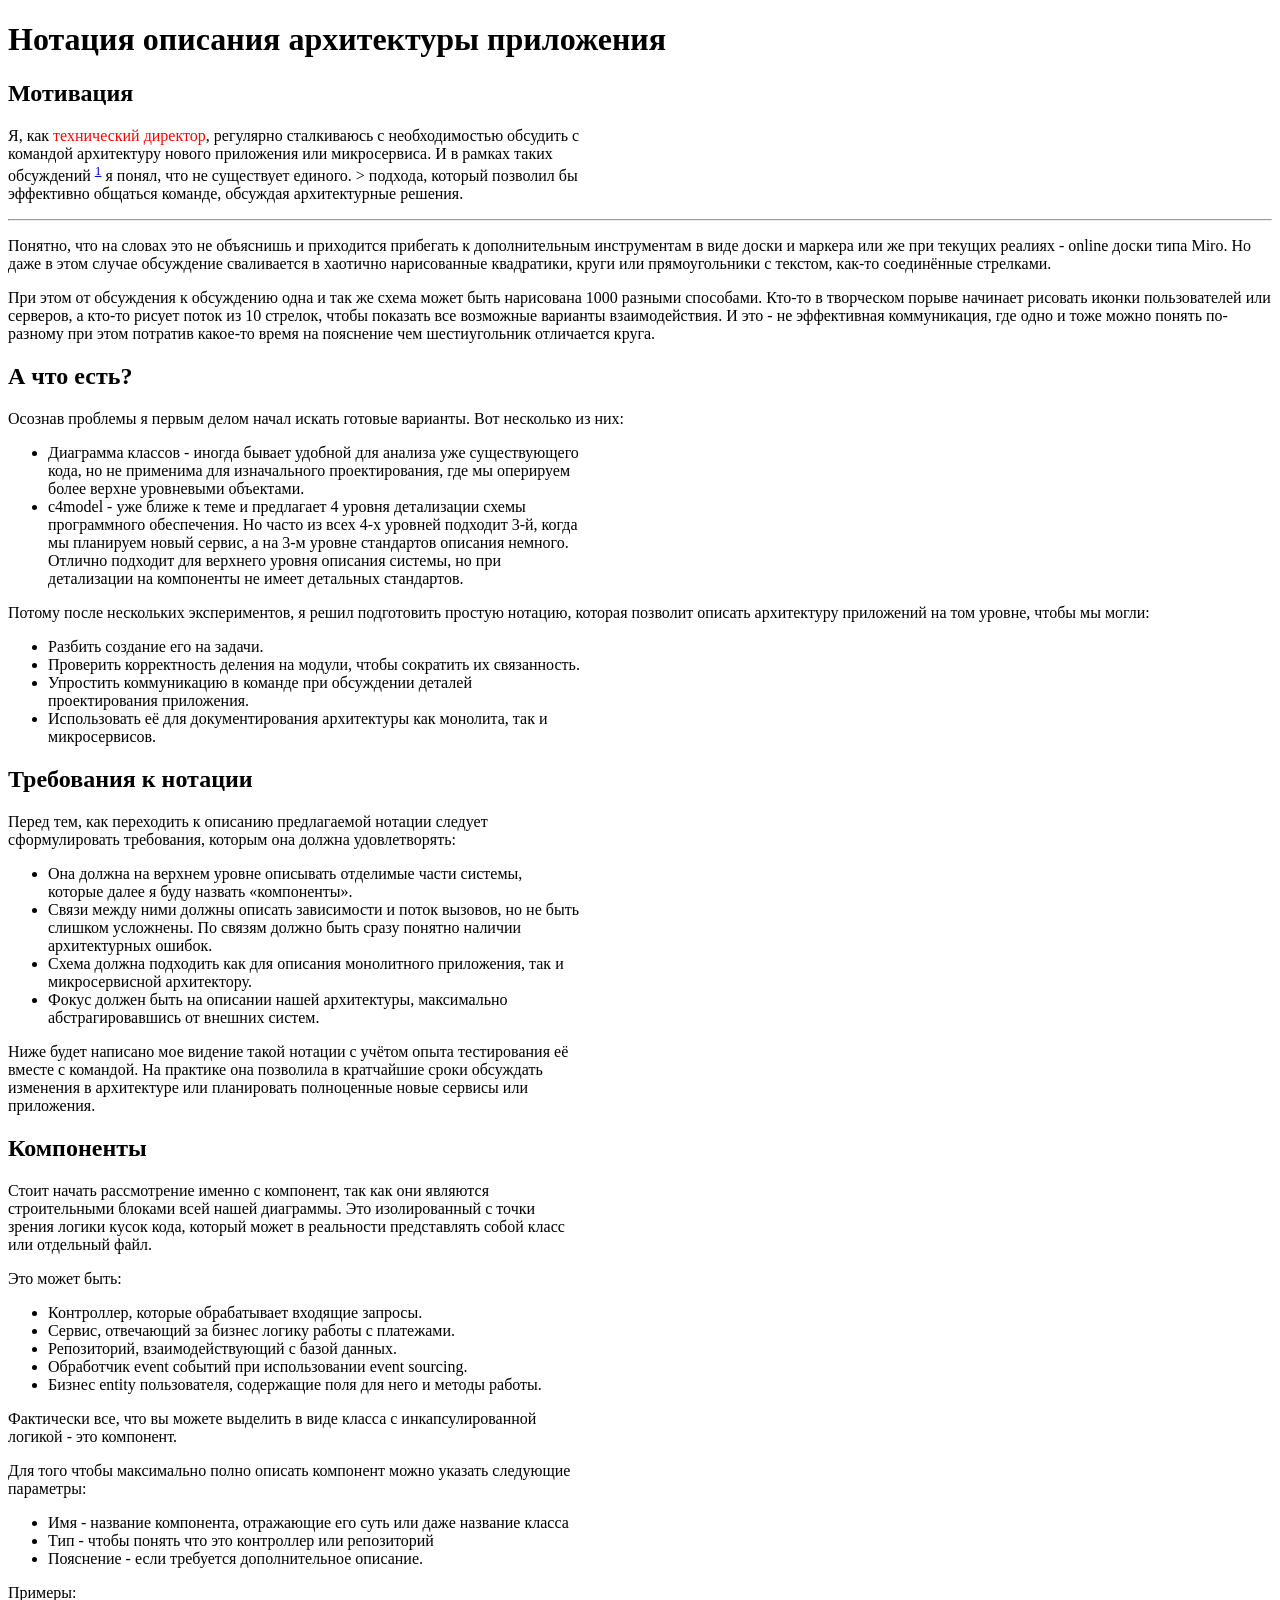
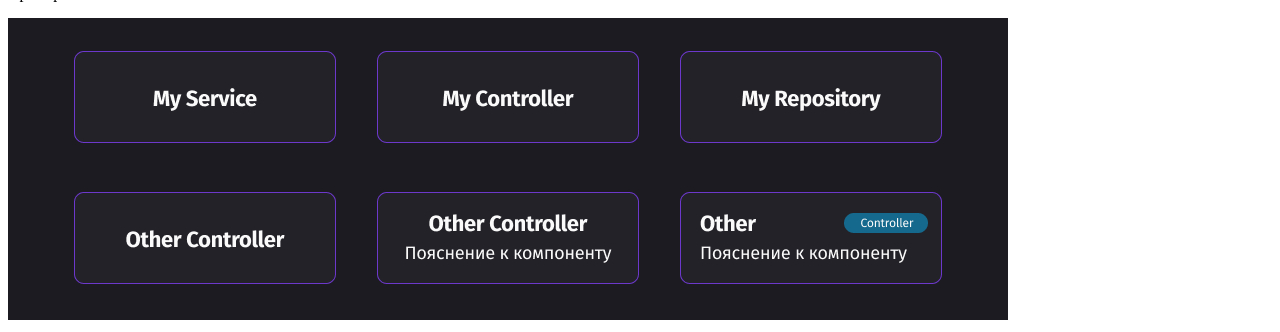
<file: index.html>
<!doctype html>
<html lang="en">
  <head>
    <meta charset="UTF-8" />
    <meta name="viewport" content="width=device-width, initial-scale=1.0" />
    <title>Document</title>
  </head>
  <body>
    <h1>Нотация описания архитектуры приложения</h1>
    <h2>Мотивация</h2>
    <p>
      Я, как <span style="color: red">технический директор</span>, регулярно
      сталкиваюсь с необходимостью обсудить с <br />
      командой архитектуру нового приложения или микросервиса. И в рамках таких
      <br />
      обсуждений <sup><a href="#">1</a></sup> я понял, что не существует
      единого.
      <!--sup поднимает текст над строкой, а sub опускает текст под строку.-->>
      подхода, который позволил бы
      <br />
      эффективно общаться команде, обсуждая архитектурные решения.
    </p>
    <hr />
    <!-- горизонтальная линяя(кстати которая важна будет в будущем при вертске да и в общем) -->
    <p>
      Понятно, что на словах это не объяснишь и приходится прибегать к
      дополнительным инструментам в виде доски и маркера или же при текущих
      реалиях - online доски типа Miro. Но даже в этом случае обсуждение
      сваливается в хаотично нарисованные квадратики, круги или прямоугольники с
      текстом, как-то соединённые стрелками.
    </p>
    <p>
      При этом от обсуждения к обсуждению одна и так же схема может быть
      нарисована 1000 разными способами. Кто-то в творческом порыве начинает
      рисовать иконки пользователей или серверов, а кто-то рисует поток из 10
      стрелок, чтобы показать все возможные варианты взаимодействия. И это - не
      эффективная коммуникация, где одно и тоже можно понять по-разному при этом
      потратив какое-то время на пояснение чем шестиугольник отличается круга.
    </p>
    <h2>А что есть?</h2>
    <p>
      Осознав проблемы я первым делом начал искать готовые варианты. Вот
      несколько из них:
    </p>

    <ul>
      <li>
        Диаграмма классов - иногда бывает удобной для анализа уже существующего
        <br />
        кода, но не применима для изначального проектирования, где мы оперируем
        <br />
        более верхне уровневыми объектами.
      </li>
      <li>
        c4model - уже ближе к теме и предлагает 4 уровня детализации схемы
        <br />
        программного обеспечения. Но часто из всех 4-х уровней подходит 3-й,
        когда<br />
        мы планируем новый сервис, а на 3-м уровне стандартов описания немного.
        <br />
        Отлично подходит для верхнего уровня описания системы, но при <br />
        детализации на компоненты не имеет детальных стандартов.
      </li>
    </ul>

    <p>
      Потому после нескольких экспериментов, я решил подготовить простую
      нотацию, которая позволит описать архитектуру приложений на том уровне,
      чтобы мы могли:
    </p>

    <ul>
      <li>Разбить создание его на задачи.</li>
      <li>
        Проверить корректность деления на модули, чтобы сократить их
        связанность.
      </li>
      <li>
        Упростить коммуникацию в команде при обсуждении деталей <br />
        проектирования приложения.
      </li>
      <li>
        Использовать её для документирования архитектуры как монолита, так и
        <br />
        микросервисов.
      </li>
    </ul>

    <h2>Требования к нотации</h2>
    <p>
      Перед тем, как переходить к описанию предлагаемой нотации следует <br />
      сформулировать требования, которым она должна удовлетворять:
    </p>

    <ul>
      <li>
        Она должна на верхнем уровне описывать отделимые части системы, <br />
        которые далее я буду назвать «компоненты».
      </li>
      <li>
        Связи между ними должны описать зависимости и поток вызовов, но не быть
        <br />
        слишком усложнены. По связям должно быть сразу понятно наличии <br />
        архитектурных ошибок.
      </li>
      <li>
        Схема должна подходить как для описания монолитного приложения, так и
        <br />
        микросервисной архитектору.
      </li>
      <li>
        Фокус должен быть на описании нашей архитектуры, максимально <br />
        абстрагировавшись от внешних систем.
      </li>
    </ul>

    <p>
      Ниже будет написано мое видение такой нотации с учётом опыта тестирования
      её <br />
      вместе с командой. На практике она позволила в кратчайшие сроки обсуждать
      <br />
      изменения в архитектуре или планировать полноценные новые сервисы или
      <br />
      приложения.
    </p>

    <h2>Компоненты</h2>
    <p>
      Стоит начать рассмотрение именно с компонент, так как они являются <br />
      строительными блоками всей нашей диаграммы. Это изолированный с точки
      <br />
      зрения логики кусок кода, который может в реальности представлять собой
      класс <br />
      или отдельный файл.
    </p>

    <p>Это может быть:</p>

    <ul>
      <li>Контроллер, которые обрабатывает входящие запросы.</li>
      <li>Сервис, отвечающий за бизнес логику работы с платежами.</li>
      <li>Репозиторий, взаимодействующий с базой данных.</li>
      <li>Обработчик event событий при использовании event sourcing.</li>
      <li>
        Бизнес entity пользователя, содержащие поля для него и методы работы.
      </li>
    </ul>
    <p>
      Фактически все, что вы можете выделить в виде класса с инкапсулированной
      <br />
      логикой - это компонент.
    </p>

    <p>
      Для того чтобы максимально полно описать компонент можно указать следующие
      <br />
      параметры:
    </p>
    <ul>
      <li>
        Имя - название компонента, отражающие его суть или даже название класса
      </li>
      <li>Тип - чтобы понять что это контроллер или репозиторий</li>
      <li>Пояснение - если требуется дополнительное описание.</li>
    </ul>
    <p>Примеры:</p>
    <img src="./images/exampleOne.jpg" alt="Примеры" />
  </body>
</html>
</file>
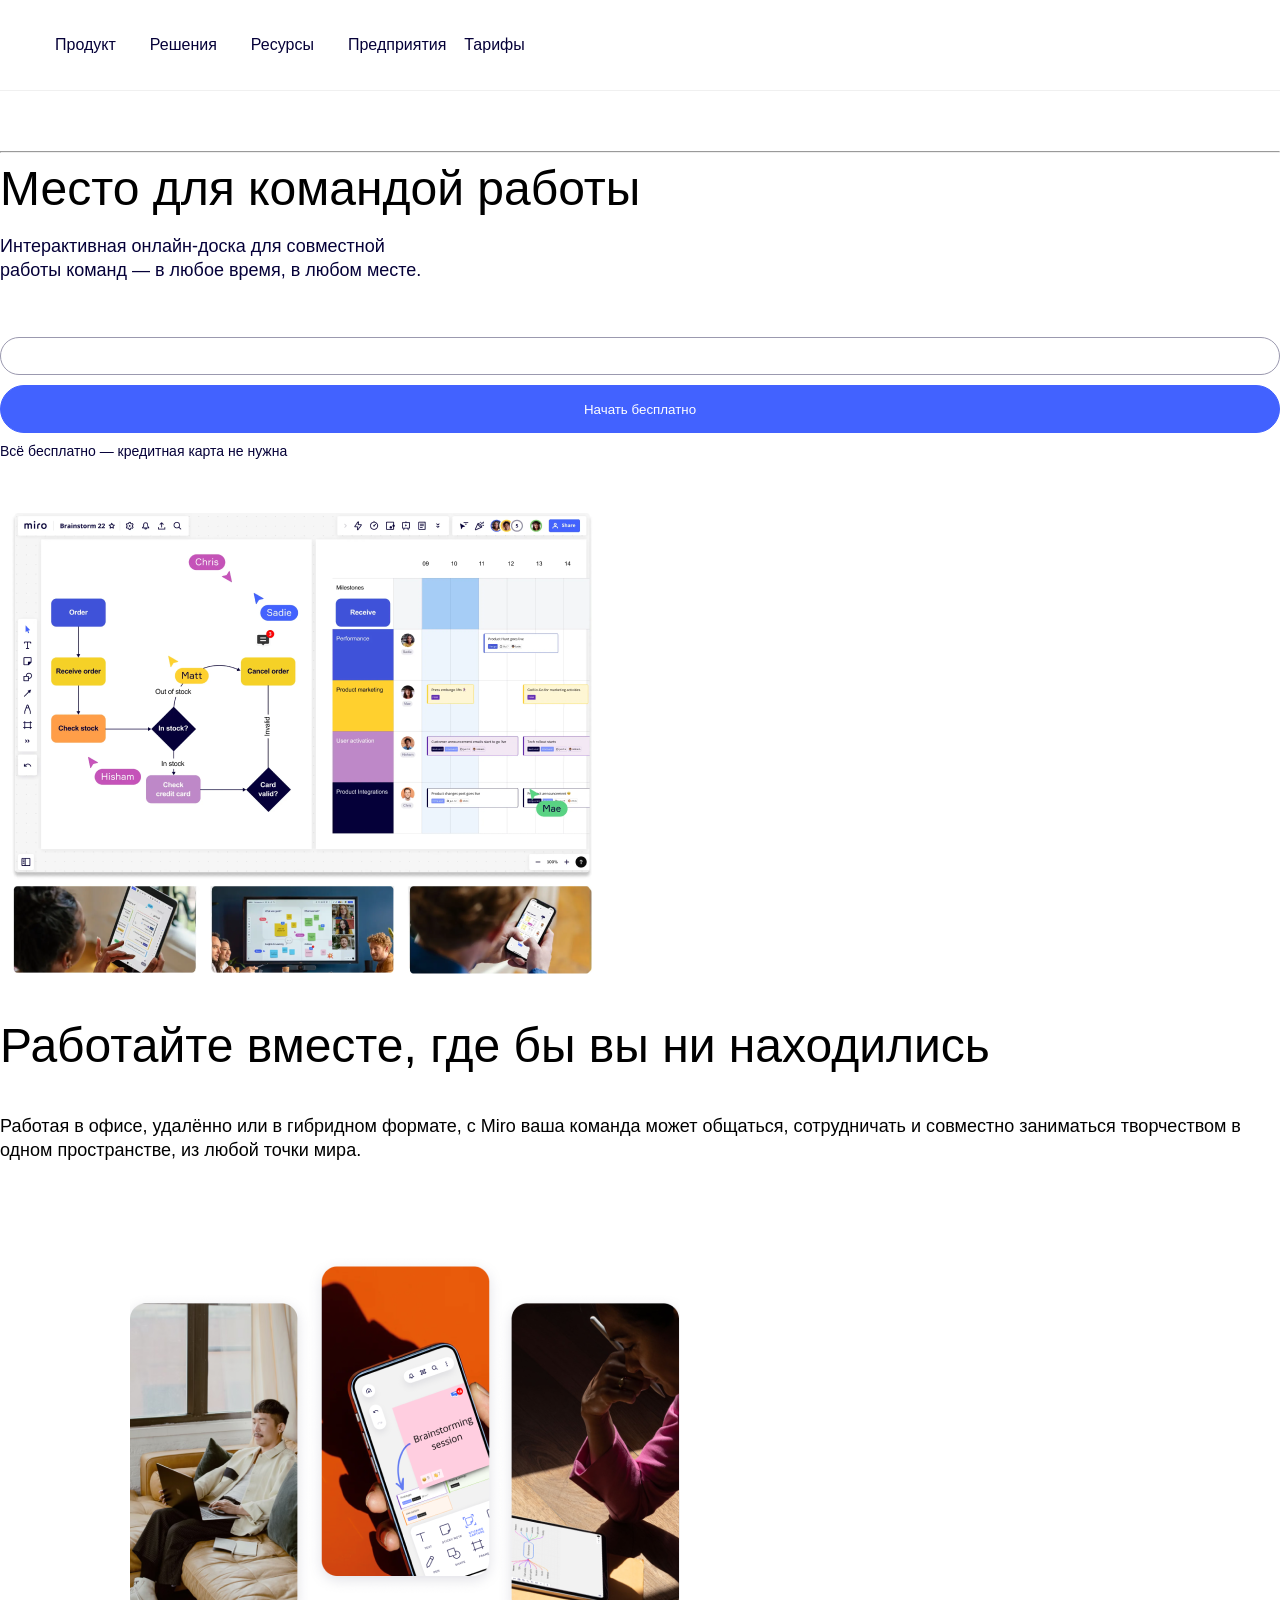
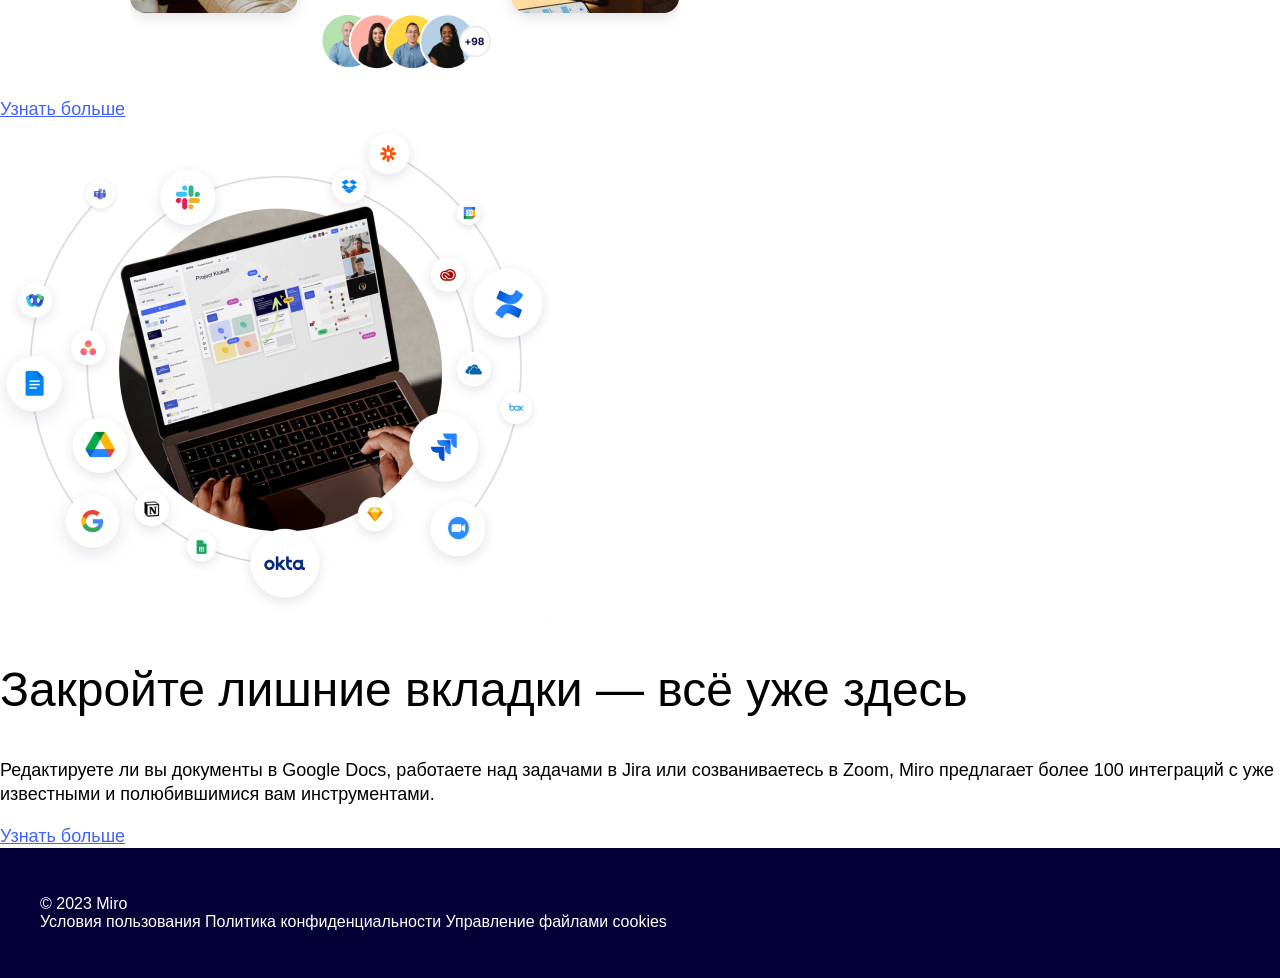
<file: Miro/index.html>
<!doctype html>
<html lang="en">
  <head>
    <meta charset="UTF-8" />
    <meta name="viewport" content="width=device-width, initial-scale=1.0" />
    <title>Miro</title>
    <link rel="stylesheet" href="./styles/style.css" />
  </head>
  <body>
    <header>
      <nav>
        <ul>
          <li><a href="#">Продукт</a></li>
          <li><a href="#">Решения</a></li>
          <li><a href="#">Ресурсы</a></li>
          <li><a href="#">Предприятия</a></li>
          <li><a href="#">Тарифы</a></li>
        </ul>
      </nav>
      <hr />
    </header>
    <main>
      <section>
        <h1>Место для командой работы</h1>
        <p class="heroText">
          Интерактивная онлайн-доска для совместной <br />
          работы команд — в любое время, в любом месте.
        </p>

        <form action="/register" method="get" class="heroForm">
          <input type="email" id="email" name="email" />
          <button id="heroButton">Начать бесплатно</button>
        </form>
        <p class="">Всё бесплатно — кредитная карта не нужна</p>
        <img src="./images/Picture1png.png" alt="Работа приложения Miro" />
      </section>
      <section>
        <h2>Работайте вместе, где бы вы ни находились</h2>
        <p class="sectionText">
          Работая в офисе, удалённо или в гибридном формате, с Miro ваша команда
          может общаться, сотрудничать и совместно заниматься творчеством в
          одном пространстве, из любой точки мира.
        </p>
        <a href="#" class="link">Узнать больше</a>
        <img src="./images/IMAGE.png" alt="Работа в команде" />
      </section>
      <section>
        <img src="./images/IMAGE2.png" alt="Работа в самом приложении" />
        <h2>Закройте лишние вкладки — всё уже здесь</h2>
        <p class="sectionText">
          Редактируете ли вы документы в Google Docs, работаете над задачами в
          Jira или созваниваетесь в Zoom, Miro предлагает более 100 интеграций с
          уже известными и полюбившимися вам инструментами.
        </p>
        <a href="#" class="link">Узнать больше</a>
      </section>
    </main>
    <footer>
      <div>© 2023 Miro</div>
      <a href="#">Условия пользования</a>
      <a href="#">Политика конфиденциальности</a>
      <a href="#">Управление файлами cookies</a>
    </footer>
  </body>
</html>
</file>
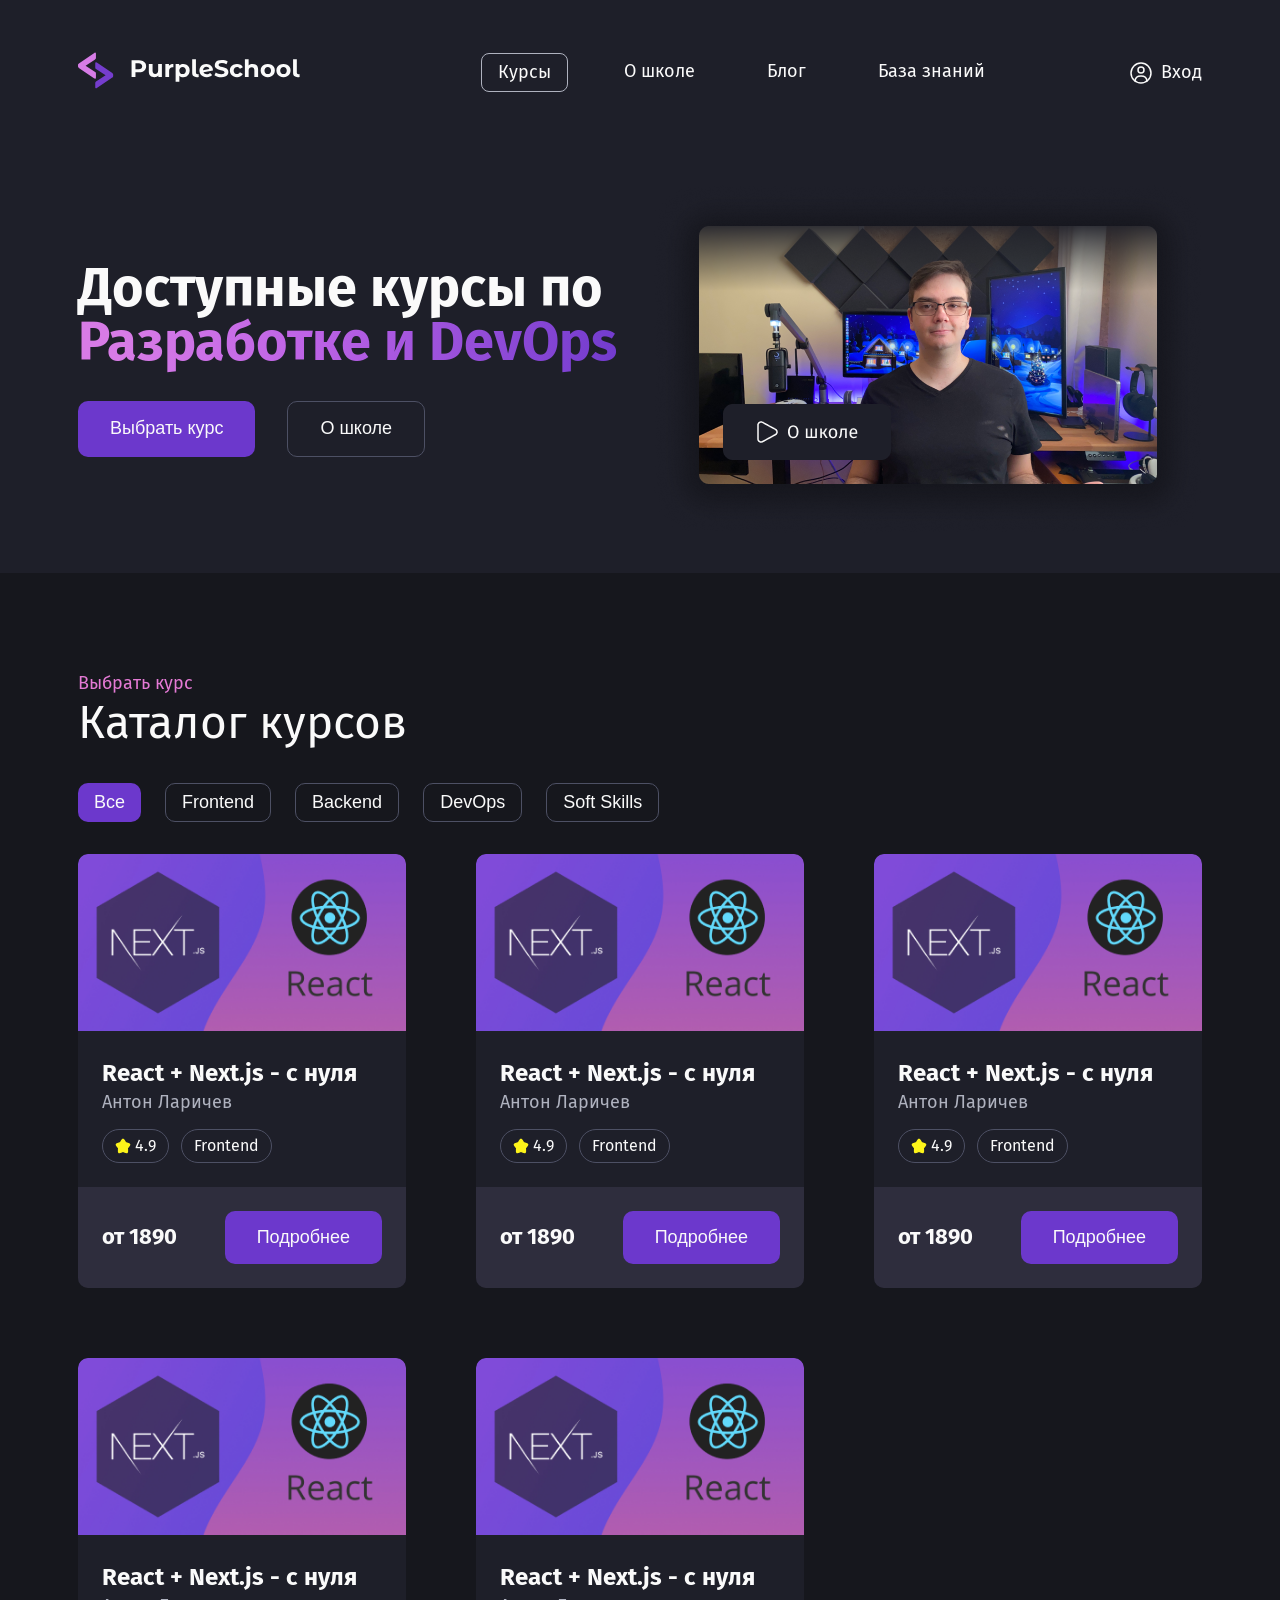
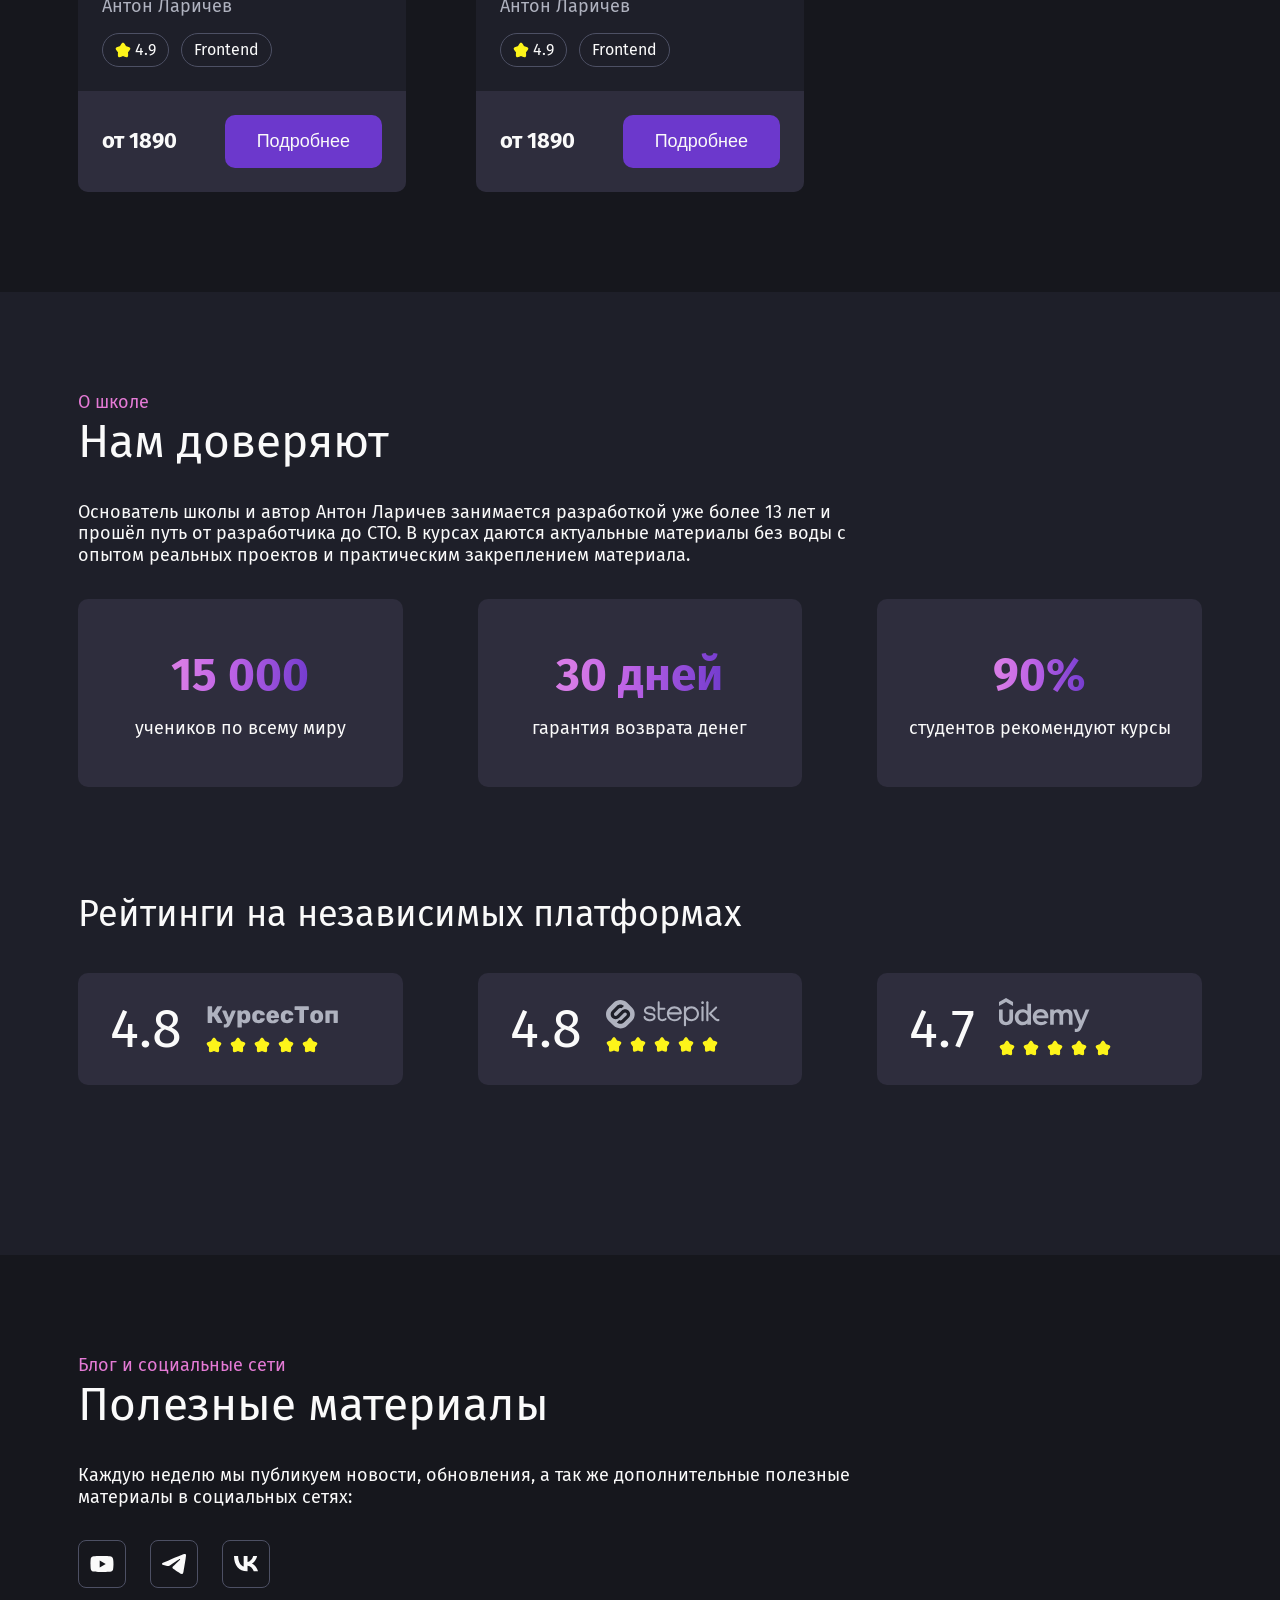
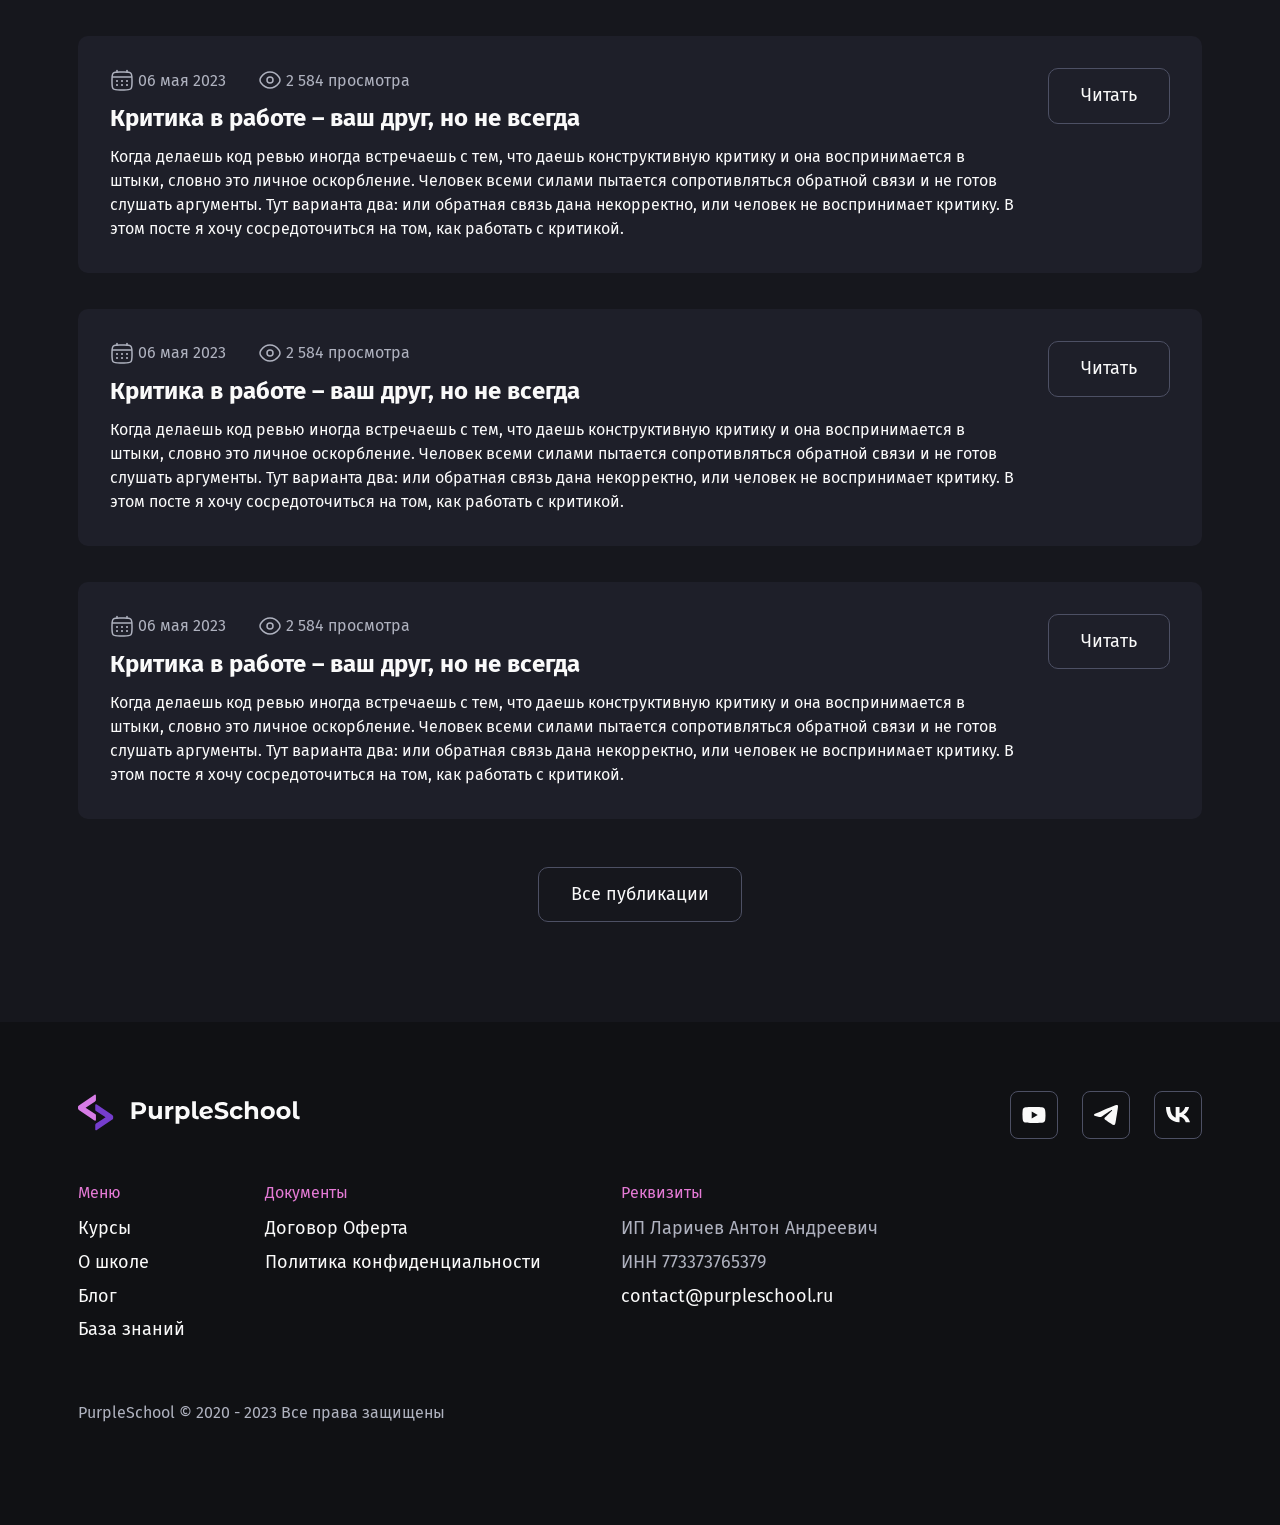
<file: PurpleSchool/index.html>
<!doctype html>
<html lang="en">
  <head>
    <meta charset="UTF-8" />
    <meta http-equiv="X-UA-Compatible" content="IE=edge" />
    <meta name="viewport" content="width=device-width, initial-scale=1.0" />
    <title>PurpleSchool</title>
    <link rel="preconnect" href="https://fonts.googleapis.com" />
    <link rel="preconnect" href="https://fonts.gstatic.com" crossorigin />
    <link
      href="https://fonts.googleapis.com/css2?family=Fira+Sans:wght@400;700&display=swap"
      rel="stylesheet"
    />
    <link rel="stylesheet" href="./styles/global.css" />
    <link rel="stylesheet" href="./styles/footer.css" />
    <link rel="stylesheet" href="./styles/header.css" />
    <link rel="stylesheet" href="./styles/components.css" />
    <link rel="stylesheet" href="./styles/page.css" />
  </head>
  <body>
    <header class="header">
      <div class="header__wrapper">
        <a href="#"
          ><img
            class="header__logo"
            src="./images/logo.svg"
            alt="Логотип PurpleSchool"
        /></a>
        <nav>
          <ul class="menu">
            <li class="menu__item menu__item_active"><a href="#">Курсы</a></li>
            <li class="menu__item"><a href="#">О школе</a></li>
            <li class="menu__item"><a href="#">Блог</a></li>
            <li class="menu__item"><a href="#">База знаний</a></li>
          </ul>
        </nav>
        <a class="header__login" href="#">
          <img src="./images/user.svg" alt="Иконка пользователя" />
          <div>Вход</div>
        </a>
        <button
          class="header__mobile-menu-button"
          aria-expanded="false"
          aria-haspopup="true"
        >
          <img src="./images/menu.svg" alt="Мобильное меню" />
        </button>
      </div>
    </header>
    <section class="section section_light">
      <div class="hero">
        <div class="hero__left">
          <h1 class="hero__h1">
            Доступные курсы по<br />
            <span class="hero__h1_gradient">Разработке и DevOps</span>
          </h1>
          <div class="hero__cta">
            <button
              tabindex="1"
              class="button button_primary"
              aria-label="Вход в личный кабинет"
            >
              Выбрать курс
            </button>
            <button tabindex="0" class="button button_ghost">О школе</button>
          </div>
        </div>
        <img
          class="hero__right"
          src="./images/video.png"
          alt="Видео с автором"
        />
      </div>
    </section>
    <section class="section">
      <div class="section__wrapper">
        <div class="headling">
          <div class="headling__top">Выбрать курс</div>
          <h2 class="headling__buttom">Каталог курсов</h2>
        </div>
        <div class="chip_wrapper">
          <button class="chip chip_active">Все</button>
          <button class="chip">Frontend</button>
          <button class="chip">Backend</button>
          <button class="chip">DevOps</button>
          <button class="chip">Soft&nbsp;Skills</button>
          <!--Перенос ен буде происходить так как в последней нашей кнопке написан амперсант  &nbsp;-->
        </div>
        <div class="courses_wrapper">
          <div class="course-card">
            <div class="course-card__cover">
              <img src="./images/cover.png" alt="Изображение курса" />
            </div>
            <div class="course-card__body">
              <div>
                <div class="course-card__title">React + Next.js - с нуля</div>
                <div class="course-card__author">Антон Ларичев</div>
              </div>
              <div class="course-card__tags">
                <span class="tag">
                  <img src="./images/star-icon.svg" alt="Иконка рейтинга" />
                  4.9</span
                >
                <span class="tag">Frontend</span>
              </div>
            </div>
            <div class="course-card__footer">
              <div>от 1890</div>
              <button class="button button_primary">Подробнее</button>
            </div>
          </div>
          <div class="course-card">
            <div class="course-card__cover">
              <img src="./images/cover.png" alt="Изображение курса" />
            </div>
            <div class="course-card__body">
              <div>
                <div class="course-card__title">React + Next.js - с нуля</div>
                <div class="course-card__author">Антон Ларичев</div>
              </div>
              <div class="course-card__tags">
                <span class="tag">
                  <img src="./images/star-icon.svg" alt="Иконка рейтинга" />
                  4.9</span
                >
                <span class="tag">Frontend</span>
              </div>
            </div>
            <div class="course-card__footer">
              <div>от 1890</div>
              <button class="button button_primary">Подробнее</button>
            </div>
          </div>
          <div class="course-card">
            <div class="course-card__cover">
              <img src="./images/cover.png" alt="Изображение курса" />
            </div>
            <div class="course-card__body">
              <div>
                <div class="course-card__title">React + Next.js - с нуля</div>
                <div class="course-card__author">Антон Ларичев</div>
              </div>
              <div class="course-card__tags">
                <span class="tag">
                  <img src="./images/star-icon.svg" alt="Иконка рейтинга" />
                  4.9</span
                >
                <span class="tag">Frontend</span>
              </div>
            </div>
            <div class="course-card__footer">
              <div>от 1890</div>
              <button class="button button_primary">Подробнее</button>
            </div>
          </div>
          <div class="course-card">
            <div class="course-card__cover">
              <img src="./images/cover.png" alt="Изображение курса" />
            </div>
            <div class="course-card__body">
              <div>
                <div class="course-card__title">React + Next.js - с нуля</div>
                <div class="course-card__author">Антон Ларичев</div>
              </div>
              <div class="course-card__tags">
                <span class="tag">
                  <img src="./images/star-icon.svg" alt="Иконка рейтинга" />
                  4.9</span
                >
                <span class="tag">Frontend</span>
              </div>
            </div>
            <div class="course-card__footer">
              <div>от 1890</div>
              <button class="button button_primary">Подробнее</button>
            </div>
          </div>
          <div class="course-card">
            <div class="course-card__cover">
              <img src="./images/cover.png" alt="Изображение курса" />
            </div>
            <div class="course-card__body">
              <div>
                <div class="course-card__title">React + Next.js - с нуля</div>
                <div class="course-card__author">Антон Ларичев</div>
              </div>
              <div class="course-card__tags">
                <span class="tag">
                  <img src="./images/star-icon.svg" alt="Иконка рейтинга" />
                  4.9</span
                >
                <span class="tag">Frontend</span>
              </div>
            </div>
            <div class="course-card__footer">
              <div>от 1890</div>
              <button class="button button_primary">Подробнее</button>
            </div>
          </div>
        </div>
      </div>
    </section>
    <section class="section">
      <section class="section section_light">
        <div class="section__wrapper trust-wrapper">
          <div class="trust-wrapper__top">
            <div class="headling">
              <div class="headling__top">О школе</div>
              <h2 class="headling__buttom">Нам доверяют</h2>
            </div>
            <p class="paragraph paragraph__32">
              Основатель школы и автор Антон Ларичев занимается разработкой уже
              более 13 лет и прошёл путь от разработчика до CTO. В курсах даются
              актуальные материалы без воды с опытом реальных проектов и
              практическим закреплением материала.
            </p>
          </div>

          <div class="card card_light card_48x24 trust-wrapper__stat">
            <div class="trust-wrapper__num">15 000</div>
            <div class="trust-wrapper__desc">учеников по всему миру</div>
          </div>
          <div class="card card_light card_48x24 trust-wrapper__stat">
            <div class="trust-wrapper__num">30 дней</div>
            <div class="trust-wrapper__desc">гарантия возврата денег</div>
          </div>
          <div class="card card_light card_48x24 trust-wrapper__stat">
            <div class="trust-wrapper__num">90%</div>
            <div class="trust-wrapper__desc">студентов рекомендуют курсы</div>
          </div>
          <h3 class="trust-wrapper__h3">Рейтинги на независимых платформах</h3>
          <div class="card_light card_24x32 trust-wrapper__rating">
            <div class="trust-wrapper-rate">4.8</div>
            <div>
              <img
                src="../PurpleSchool/images/logos/ct.svg"
                alt="Логотип КурсесТоп"
              />
            </div>
          </div>
          <div class="card_light card_24x32 trust-wrapper__rating">
            <div class="trust-wrapper-rate">4.8</div>
            <div>
              <img
                src="../PurpleSchool/images/logos/st.svg"
                alt="Логотип КурсесТоп"
              />
            </div>
          </div>
          <div class="card_light card_24x32 trust-wrapper__rating">
            <div class="trust-wrapper-rate">4.7</div>
            <div>
              <img
                src="../PurpleSchool/images/logos/ud.svg"
                alt="Логотип КурсесТоп"
              />
            </div>
          </div>
        </div>
      </section>
      <div class="section__wrapper">
        <div class="headling">
          <div class="headling__top">Блог и социальные сети</div>
          <h2 class="headling__buttom">Полезные материалы</h2>
        </div>
        <p class="paragraph paragraph__32">
          Каждую неделю мы публикуем новости, обновления, а так же
          дополнительные полезные материалы в социальных сетях:
        </p>

        <div class="social-icons">
          <a href="#" class="social-icons__icon">
            <img src="./images/social/youtube.svg" alt="Youtube PurpleSchool" />
          </a>
          <a href="#" class="social-icons__icon">
            <img src="./images/social/tg.svg" alt="Telegram PurpleSchool" />
          </a>
          <a href="#" class="social-icons__icon">
            <img src="./images/social/vk.svg" alt="ВКонтакте PurpleSchool" />
          </a>
        </div>
        <div class="post-wrapper">
          <article class="post card card_32">
            <div class="post__content">
              <div class="post__stats">
                <div class="post__stat">
                  <img
                    src="./images/calendar-icon.svg"
                    alt="Иконка календаря"
                  />
                  06 мая 2023
                </div>
                <div class="post__stat">
                  <img src="./images/view-icon.svg" alt="Иконка календаря" />
                  2 584 просмотра
                </div>
              </div>
              <h3 class="post__header">
                Критика в работе – ваш друг, но не всегда
              </h3>
              <div class="post__description">
                Когда делаешь код ревью иногда встречаешь с тем, что даешь
                конструктивную критику и она воспринимается в штыки, словно это
                личное оскорбление. Человек всеми силами пытается сопротивляться
                обратной связи и не готов слушать аргументы. Тут варианта два:
                или обратная связь дана некорректно, или человек не воспринимает
                критику. В этом посте я хочу сосредоточиться на том, как
                работать с критикой.
              </div>
            </div>
            <div class="post__button">
              <a href="#" class="button button_ghost">Читать</a>
            </div>
          </article>
          <article class="post card card_32">
            <div class="post__content">
              <div class="post__stats">
                <div class="post__stat">
                  <img
                    src="./images/calendar-icon.svg"
                    alt="Иконка календаря"
                  />
                  06 мая 2023
                </div>
                <div class="post__stat">
                  <img src="./images/view-icon.svg" alt="Иконка календаря" />
                  2 584 просмотра
                </div>
              </div>
              <h3 class="post__header">
                Критика в работе – ваш друг, но не всегда
              </h3>
              <div class="post__description">
                Когда делаешь код ревью иногда встречаешь с тем, что даешь
                конструктивную критику и она воспринимается в штыки, словно это
                личное оскорбление. Человек всеми силами пытается сопротивляться
                обратной связи и не готов слушать аргументы. Тут варианта два:
                или обратная связь дана некорректно, или человек не воспринимает
                критику. В этом посте я хочу сосредоточиться на том, как
                работать с критикой.
              </div>
            </div>
            <div class="post__button">
              <a href="#" class="button button_ghost">Читать</a>
            </div>
          </article>
          <article class="post card card_32">
            <div class="post__content">
              <div class="post__stats">
                <div class="post__stat">
                  <img
                    src="./images/calendar-icon.svg"
                    alt="Иконка календаря"
                  />
                  06 мая 2023
                </div>
                <div class="post__stat">
                  <img src="./images/view-icon.svg" alt="Иконка календаря" />
                  2 584 просмотра
                </div>
              </div>
              <h3 class="post__header">
                Критика в работе – ваш друг, но не всегда
              </h3>
              <div class="post__description">
                Когда делаешь код ревью иногда встречаешь с тем, что даешь
                конструктивную критику и она воспринимается в штыки, словно это
                личное оскорбление. Человек всеми силами пытается сопротивляться
                обратной связи и не готов слушать аргументы. Тут варианта два:
                или обратная связь дана некорректно, или человек не воспринимает
                критику. В этом посте я хочу сосредоточиться на том, как
                работать с критикой.
              </div>
            </div>
            <div class="post__button">
              <a href="#" class="button button_ghost">Читать</a>
            </div>
          </article>
        </div>
        <div class="button-more">
          <a href="#" class="button button_ghost">Все публикации</a>
        </div>
      </div>
    </section>

    <footer class="footer">
      <div class="footer__wrapper">
        <div class="footer__social">
          <a href="#"
            ><img
              class="footer__logo"
              src="./images/logo.svg"
              alt="Логотип PurpleSchool"
          /></a>
          <div class="social-icons">
            <a href="#" class="social-icons__icon">
              <img
                src="./images/social/youtube.svg"
                alt="Youtube PurpleSchool"
              />
            </a>
            <a href="#" class="social-icons__icon">
              <img src="./images/social/tg.svg" alt="Telegram PurpleSchool" />
            </a>
            <a href="#" class="social-icons__icon">
              <img src="./images/social/vk.svg" alt="ВКонтакте PurpleSchool" />
            </a>
          </div>
        </div>
        <div class="footer__menu">
          <nav>
            <div class="footer__menu-header">Меню</div>
            <ul class="menu-small">
              <li class="menu-small__item"><a href="#">Курсы</a></li>
              <li class="menu-small__item"><a href="#">О школе</a></li>
              <li class="menu-small__item"><a href="#">Блог</a></li>
              <li class="menu-small__item"><a href="#">База знаний</a></li>
            </ul>
          </nav>
          <div>
            <div class="footer__menu-header">Документы</div>
            <ul class="menu-small">
              <li class="menu-small__item"><a href="#">Договор Оферта</a></li>
              <li class="menu-small__item">
                <a href="#">Политика конфиденциальности</a>
              </li>
            </ul>
          </div>
          <div>
            <div class="footer__menu-header">Реквизиты</div>
            <ul class="menu-small">
              <li class="menu-small__item">ИП Ларичев Антон Андреевич</li>
              <li class="menu-small__item">ИНН 773373765379</li>
              <li class="menu-small__item">
                <a href="mailto:contact@purpleschool.ru"
                  >contact@purpleschool.ru</a
                >
              </li>
            </ul>
          </div>
        </div>
        <div class="footer__copywrite">
          PurpleSchool © 2020 - 2023 Все права защищены
        </div>
      </div>
    </footer>
  </body>
</html>
</file>
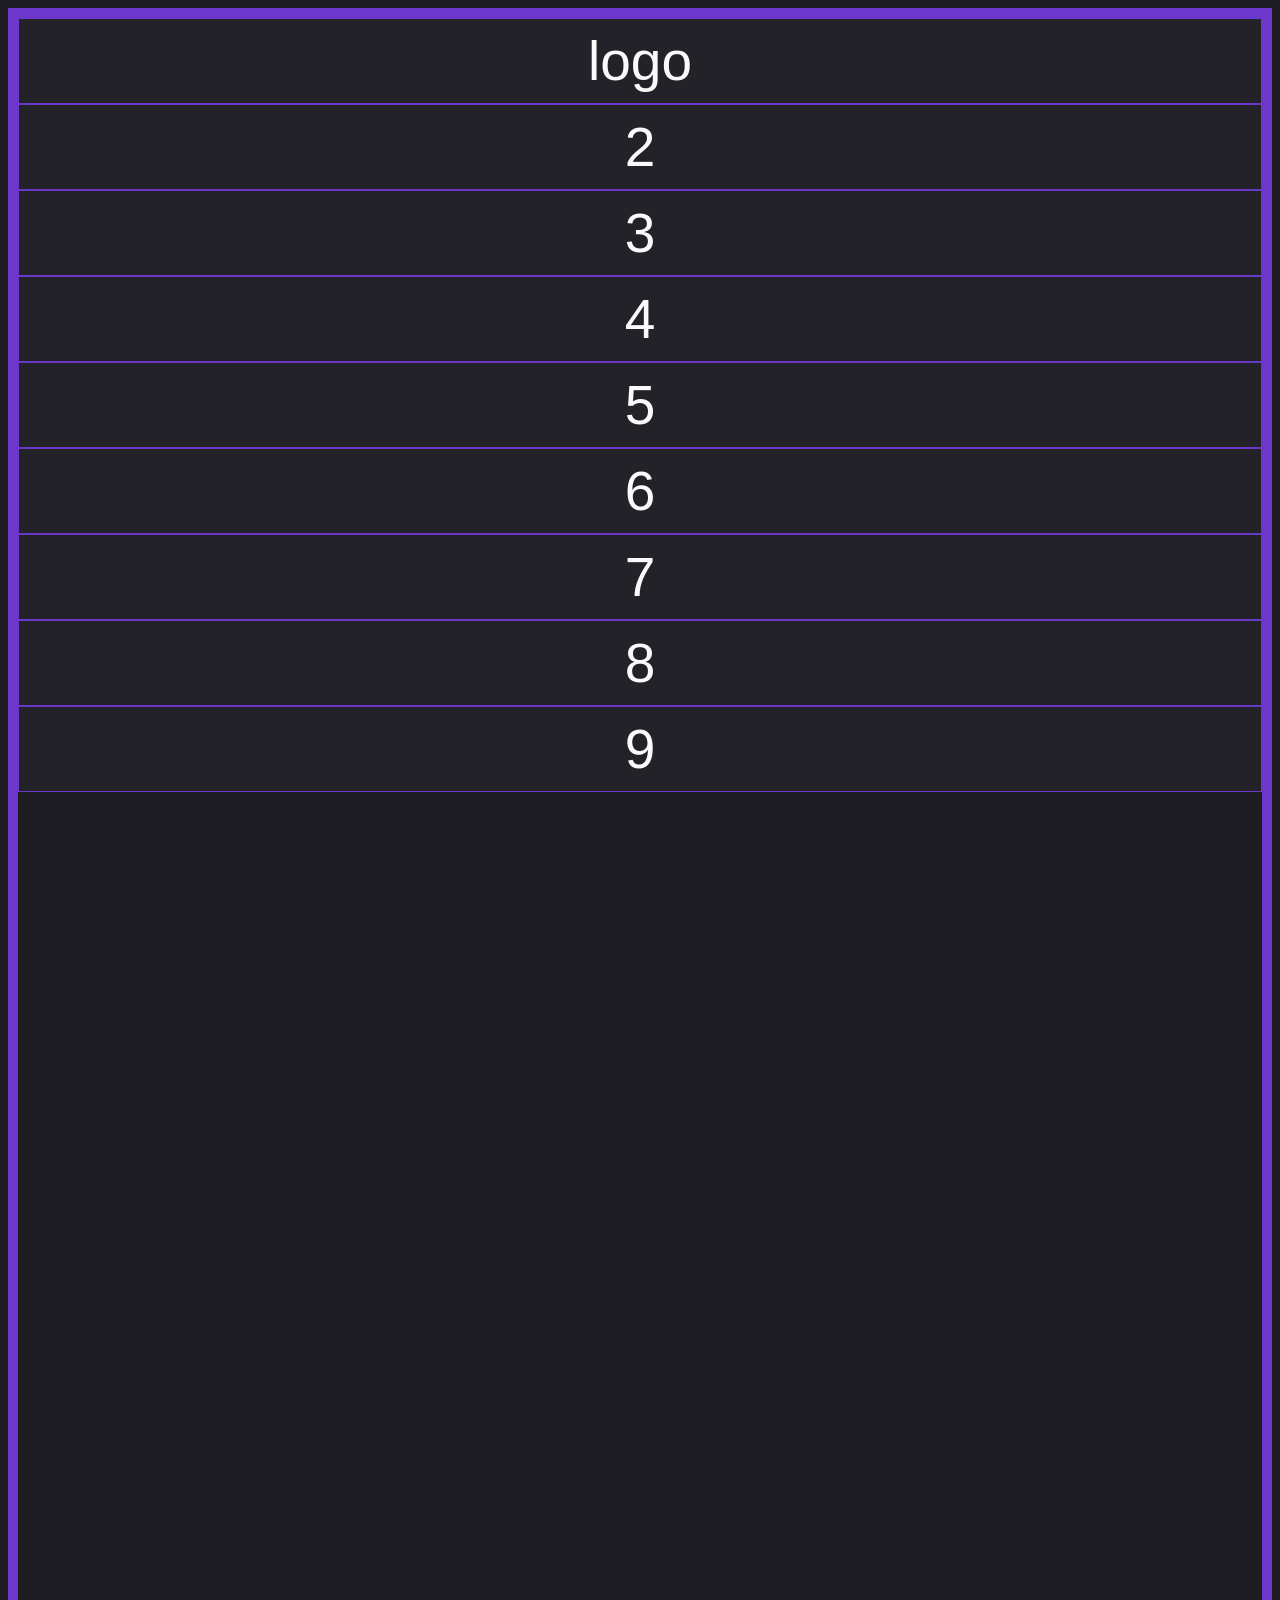
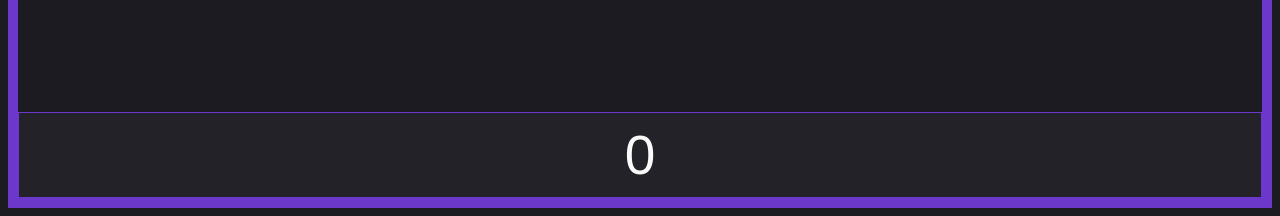
<file: FlexBox/flexBox.html>
<!doctype html>
<html lang="en">
  <head>
    <meta charset="UTF-8" />
    <meta name="viewport" content="width=device-width, initial-scale=1.0" />
    <title>Document</title>
    <link rel="preconnect" href="https://fonts.googleapis.com" />
    <link rel="stylesheet" href="../FlexBox/FlexBoxStyles/style.css" />
  </head>
  <body>
    <div class="container">
      <div class="item item1">logo</div>
      <div class="item item2">2</div>
      <div class="item item3">3</div>
      <div class="item item4">4</div>
      <div class="item item5">5</div>
      <div class="item item6">6</div>
      <div class="item item7">7</div>
      <div class="item item8">8</div>
      <div class="item item9">9</div>
      <div class="item item0">0</div>
    </div>
  </body>
</html>
</file>
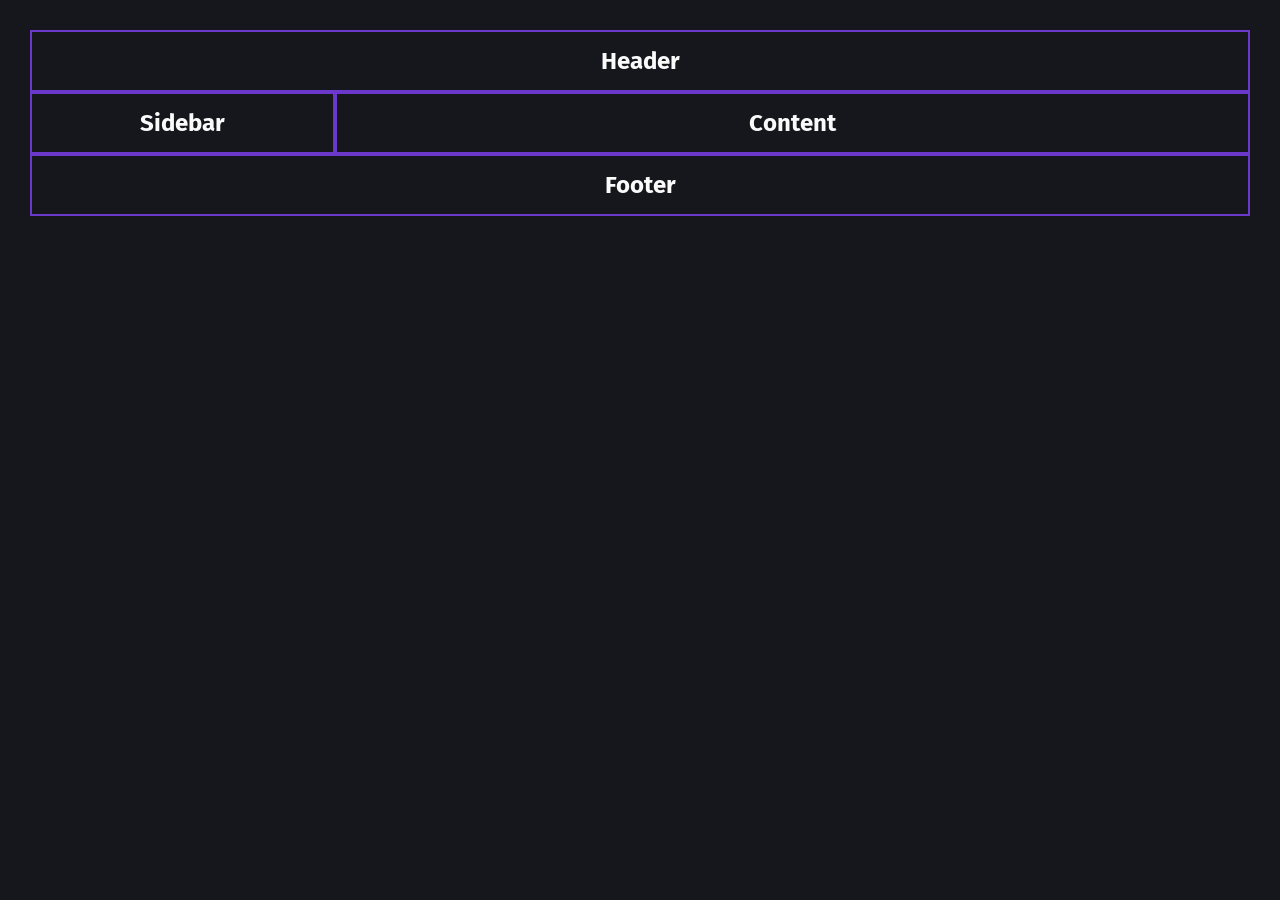
<file: Grid/main.html>
<!doctype html>
<html lang="en">
  <head>
    <meta charset="UTF-8" />
    <meta name="viewport" content="width=device-width, initial-scale=1.0" />
    <title>Grids</title>
    <link rel="stylesheet" href="./styles/index.css" />
    <link rel="preconnect" href="https://fonts.googleapis.com" />
    <link rel="preconnect" href="https://fonts.gstatic.com" crossorigin />
    <link
      href="https://fonts.googleapis.com/css2?family=Fira+Sans:wght@400;700&display=swap"
      rel="stylesheet"
    />
  </head>
  <body>
    <div class="wrapper">
      <div class="item header">Header</div>
      <div class="item sidebar">Sidebar</div>
      <div class="item content">Content</div>
      <div class="item footer">Footer</div>
      <!-- <div class="item item_1">1</div>
      <div class="item item_2">2</div>
      <div class="item item_3">3</div>
      <div class="item item_4">4</div>
      <div class="item item_5">5</div>
      <div class="item">6</div>
      <div class="item">7</div>
      <div class="item">8</div>
      <div class="item item_9">9</div>
      <div class="item">10</div>
      <div class="item item_11">11</div>
      <div class="item">12</div>
      <div class="item">13</div>
      <div class="item">14</div>
      <div class="item">15</div>
      <div class="item">16</div>
      <div class="item">17</div>
      <div class="item">18</div> -->
    </div>
  </body>
</html>
</file>
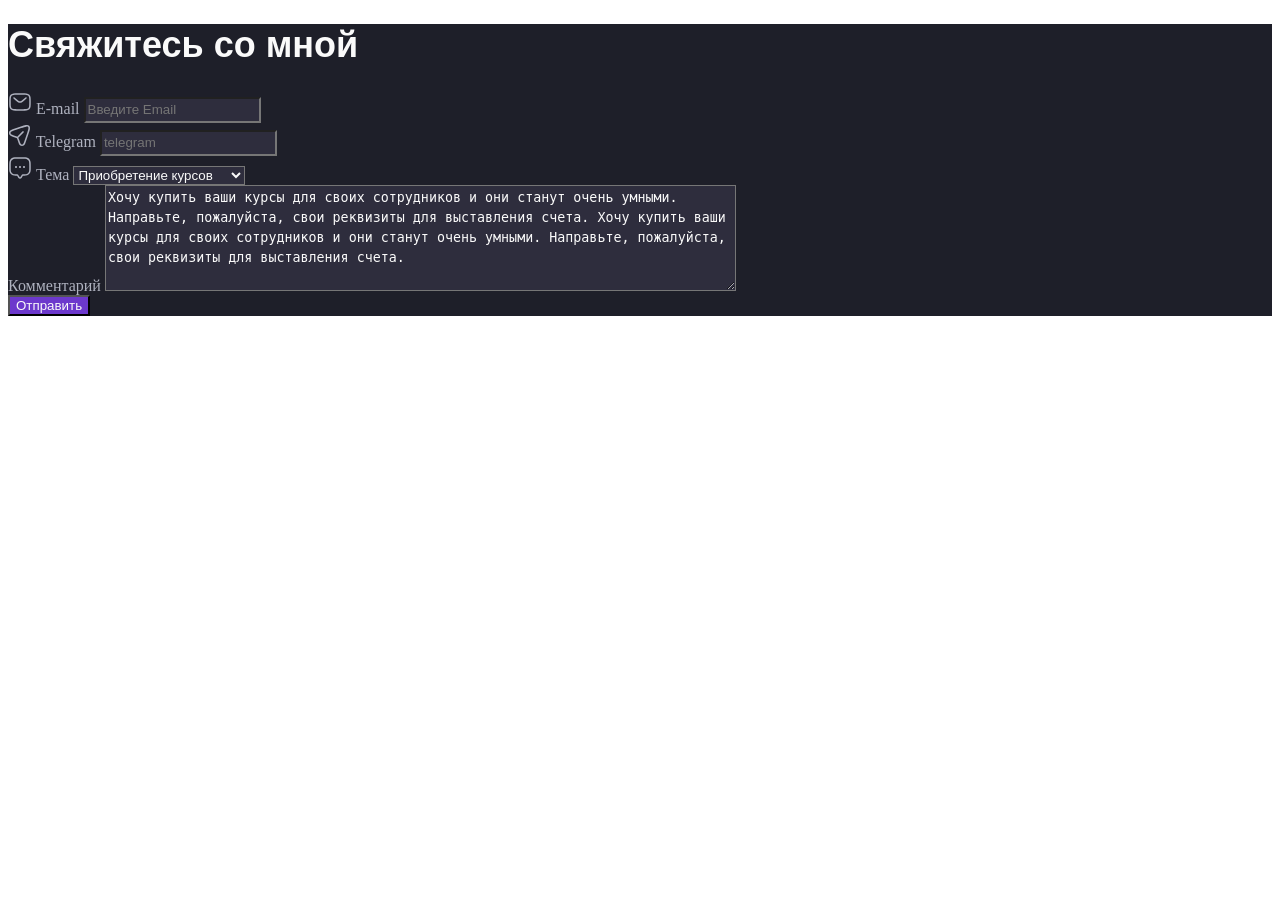
<file: Miro/demo.html>
<!doctype html>
<html lang="en">
  <head>
    <meta charset="UTF-8" />
    <meta name="viewport" content="width=device-width, initial-scale=1.0" />
    <title>Document</title>
    <link rel="stylesheet" href="style.css" />
  </head>
  <body>
    <main>
      <h1>Свяжитесь со мной</h1>
      <form action="#">
        <div>
          <img src="./images/message.svg" alt="Email" />
          <label for="email">E-mail</label>
          <input
            type="email"
            id="email"
            name="email"
            placeholder="Введите Email"
            required
          />
        </div>
        <div>
          <img src="./images/telegram.svg" alt="Иконка телеграмм" />
          <label for="telegram">Telegram</label>
          <input
            type="text"
            name="telegram"
            id="telegram"
            placeholder="telegram"
            required
          />
        </div>
        <div>
          <img src="./images/topic.svg" alt="Иконка комментария" />
          <label for="topic">Тема</label>
          <select name="topic" id="topic" required>
            <optgroup label="Выберете тему">
              <option value="1" selected>Приобретение курсов</option>
              <option value="2">Обратная связь</option>
            </optgroup>
          </select>
        </div>
        <div>
          <label for="comment">Комментарий</label>
          <textarea
            cols="76"
            rows="5"
            name="comment"
            id="comment"
            placeholder="Введите текст"
          >
Хочу купить ваши курсы для своих сотрудников и они станут очень умными. Направьте, пожалуйста, свои реквизиты для выставления счета. Хочу купить ваши курсы для своих сотрудников и они станут очень умными. Направьте, пожалуйста, свои реквизиты для выставления счета.</textarea
          >
        </div>

        <button type="submit">Отправить</button>
      </form>
    </main>
  </body>
</html>
</file>
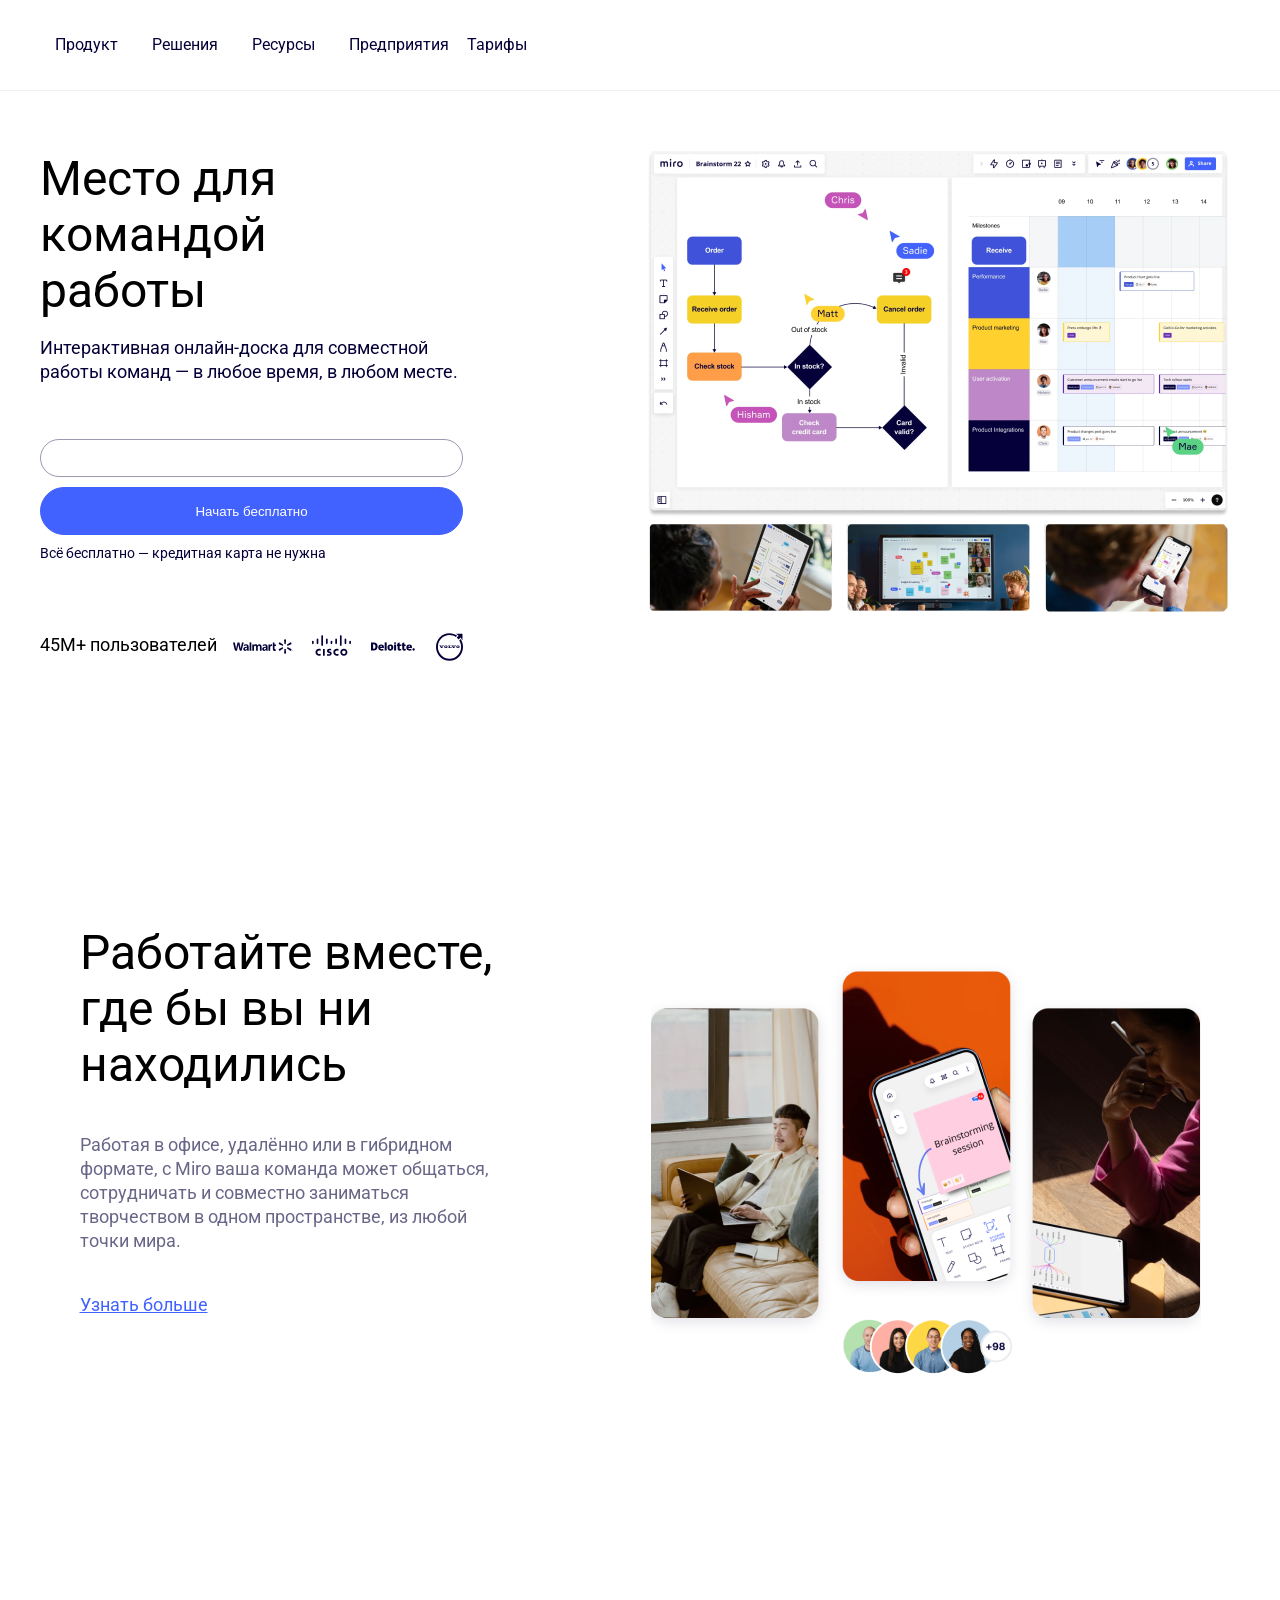
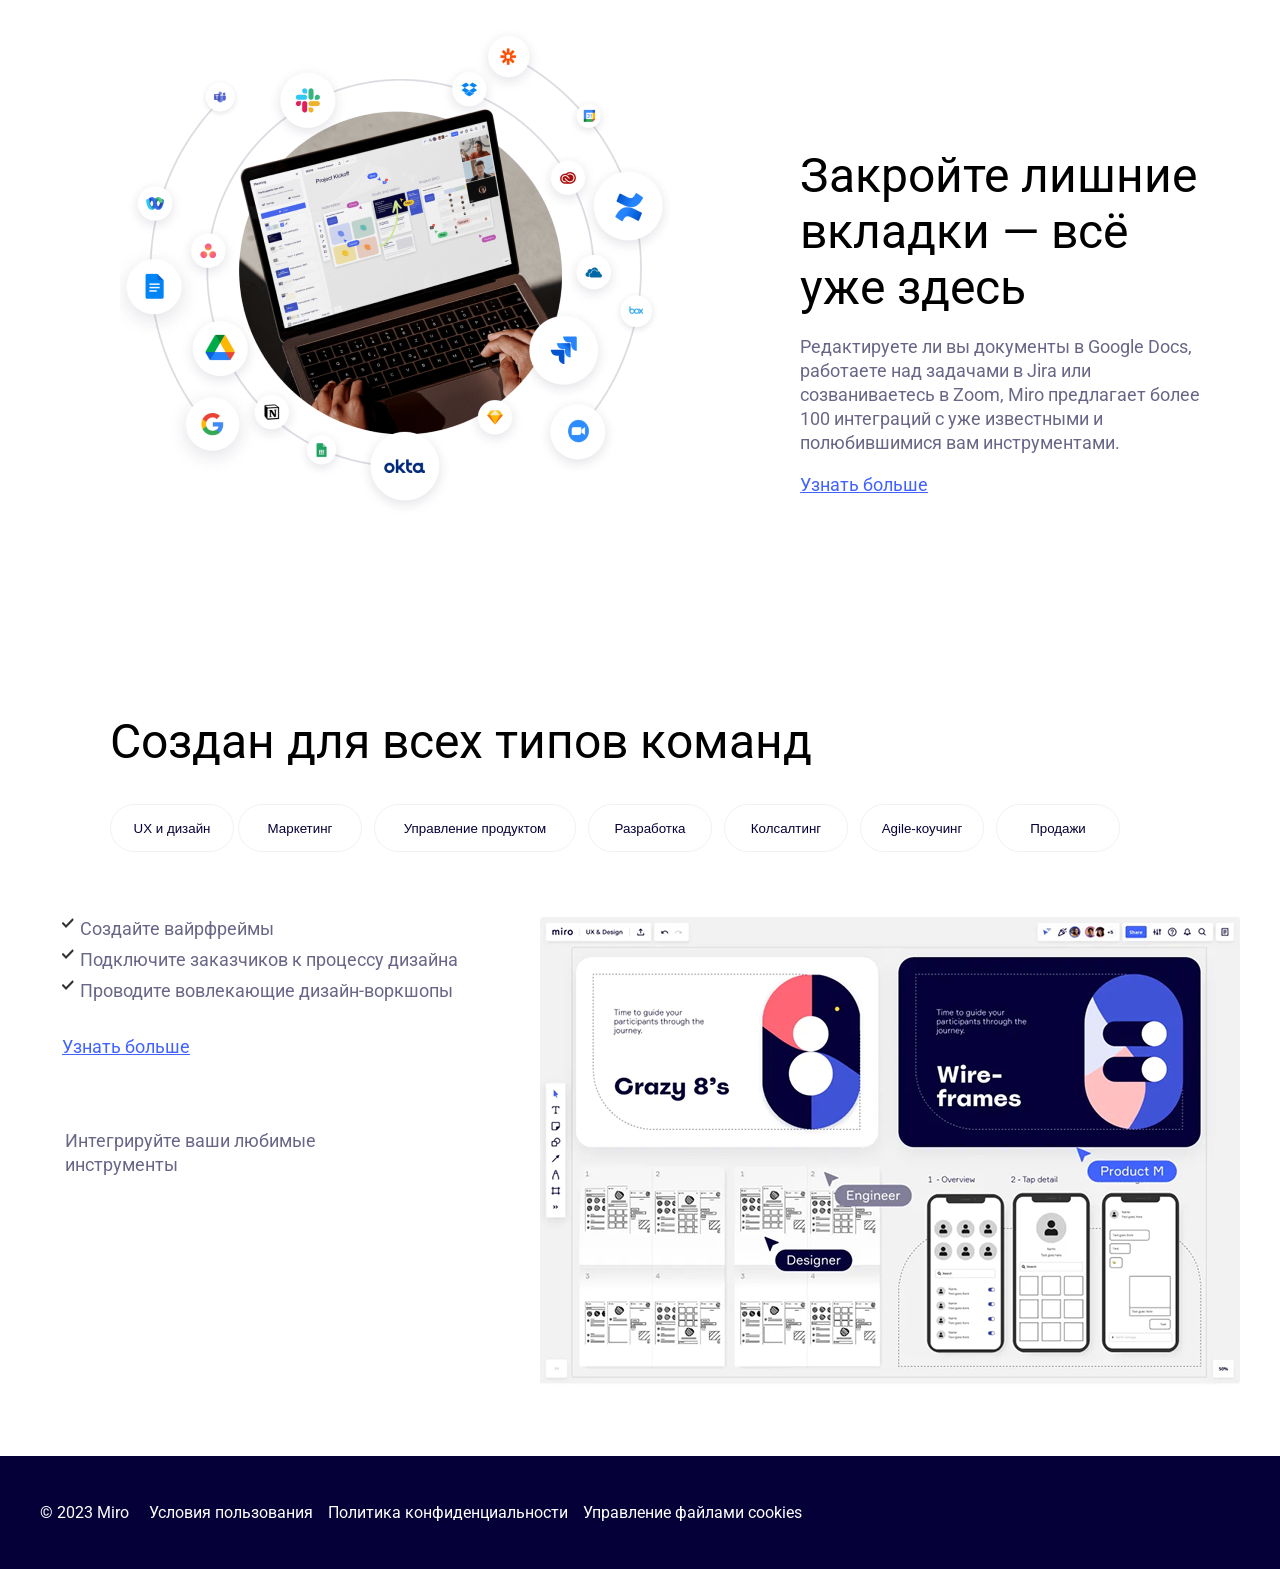
<file: Miro/MiroForm.html>
<!doctype html>
<html lang="en">
  <head>
    <meta charset="UTF-8" />
    <meta name="viewport" content="width=device-width, initial-scale=1.0" />
    <title>Miro</title>
    <link rel="stylesheet" href="./styles/style.css" />
    <link rel="preconnect" href="https://fonts.googleapis.com" />
    <link rel="preconnect" href="https://fonts.gstatic.com" crossorigin />
    <link
      href="https://fonts.googleapis.com/css2?family=Roboto:ital,wght@0,100..900;1,100..900&display=swap"
      rel="stylesheet"
    />
  </head>
  <body>
    <header>
      <nav>
        <ul>
          <li><a href="#">Продукт</a></li>
          <li><a href="#">Решения</a></li>
          <li><a href="#">Ресурсы</a></li>
          <li><a href="#">Предприятия</a></li>
          <li><a href="#">Тарифы</a></li>
        </ul>
      </nav>
      <!-- <hr> -->
    </header>
    <main>
      <section id="hero">
        <div class="wrapper">
          <div class="hero-content">
            <h1 class="heroTitle">Место для <br />командой <br />работы</h1>
            <p class="heroText">
              Интерактивная онлайн-доска для совместной <br />
              работы команд — в любое время, в любом месте.
            </p>

            <form action="/register" method="get" class="heroForm">
              <input type="email" id="email" name="email" />
              <button id="heroButton">Начать бесплатно</button>
            </form>
            <p>Всё бесплатно — кредитная карта не нужна</p>
            <div class="heroRow">
              <p class="heroUsers">45M+ пользователей</p>
              <img src="./images/spons.svg" alt="" />
            </div>
          </div>
          <div class="heroImage">
            <img src="./images/Picture1png.png" alt="Работа приложения Miro" />
          </div>
        </div>
      </section>
      <section id="collab">
        <div class="collabWrapper">
          <div class="collabContent">
            <h2 class="collabTitle">
              Работайте вместе,<br />
              где бы вы ни <br />
              находились
            </h2>
            <p class="collabText">
              Работая в офисе, удалённо или в гибридном <br />
              формате, с Miro ваша команда может общаться, <br />
              сотрудничать и совместно заниматься <br />творчеством в одном
              пространстве, из любой <br />точки мира.
            </p>
            <a href="#" class="link">Узнать больше</a>
          </div>
          <div class="collabImage">
            <img src="./images/IMAGE.png" alt="Работа в команде" />
          </div>
        </div>
      </section>
      <section id="integrations">
        <div class="integrationWrapper">
          <div class="integrationImage">
            <img src="./images/IMAGE2.png" alt="Работа в самом приложении" />
          </div>
          <div class="integrationContent">
            <h2>
              Закройте лишние <br />вкладки — всё <br />
              уже здесь
            </h2>
            <p class="integrationsText">
              Редактируете ли вы документы в Google Docs,<br />
              работаете над задачами в Jira или <br />
              созваниваетесь в Zoom, Miro предлагает более <br />100 интеграций
              с уже известными и <br />
              полюбившимися вам инструментами.
            </p>
            <a href="#" class="link">Узнать больше</a>
          </div>
        </div>
      </section>
      <section id="team">
        <div class="teamTitleButtons">
          <h2 class="teamTitle">Создан для всех типов команд</h2>
          <button class="teamButton designButton">UX и дизайн</button>
          <button class="teamButton">Маркетинг</button>
          <button class="teamButton product">Управление продуктом</button>
          <button class="teamButton">Разработка</button>
          <button class="teamButton">Колсалтинг</button>
          <button class="teamButton">Agile-коучинг</button>
          <button class="teamButton">Продажи</button>
        </div>
        <div class="wrapperTeam">
          <div class="teamText">
            <ul class="teamList">
              <li>Создайте вайрфреймы</li>
              <li>Подключите заказчиков к процессу дизайна</li>
              <li>Проводите вовлекающие дизайн-воркшопы</li>
            </ul>
            <a href="#" class="link teamLink">Узнать больше</a>
            <p class="teamSubtext">
              Интегрируйте ваши любимые <br />
              инструменты
            </p>
          </div>
          <div class="teamImage">
            <img
              src="./images/TeamWork.png"
              alt="Работа в команде над проектом"
            />
          </div>
        </div>
      </section>
    </main>
    <footer>
      <div class="wrapperFooter">
        <div class="copyraight">© 2023 Miro</div>
        <div class="footer-links">
          <a href="#">Условия пользования</a>
          <a href="#">Политика конфиденциальности</a>
          <a href="#">Управление файлами cookies</a>
        </div>
      </div>
    </footer>
  </body>
</html>
</file>
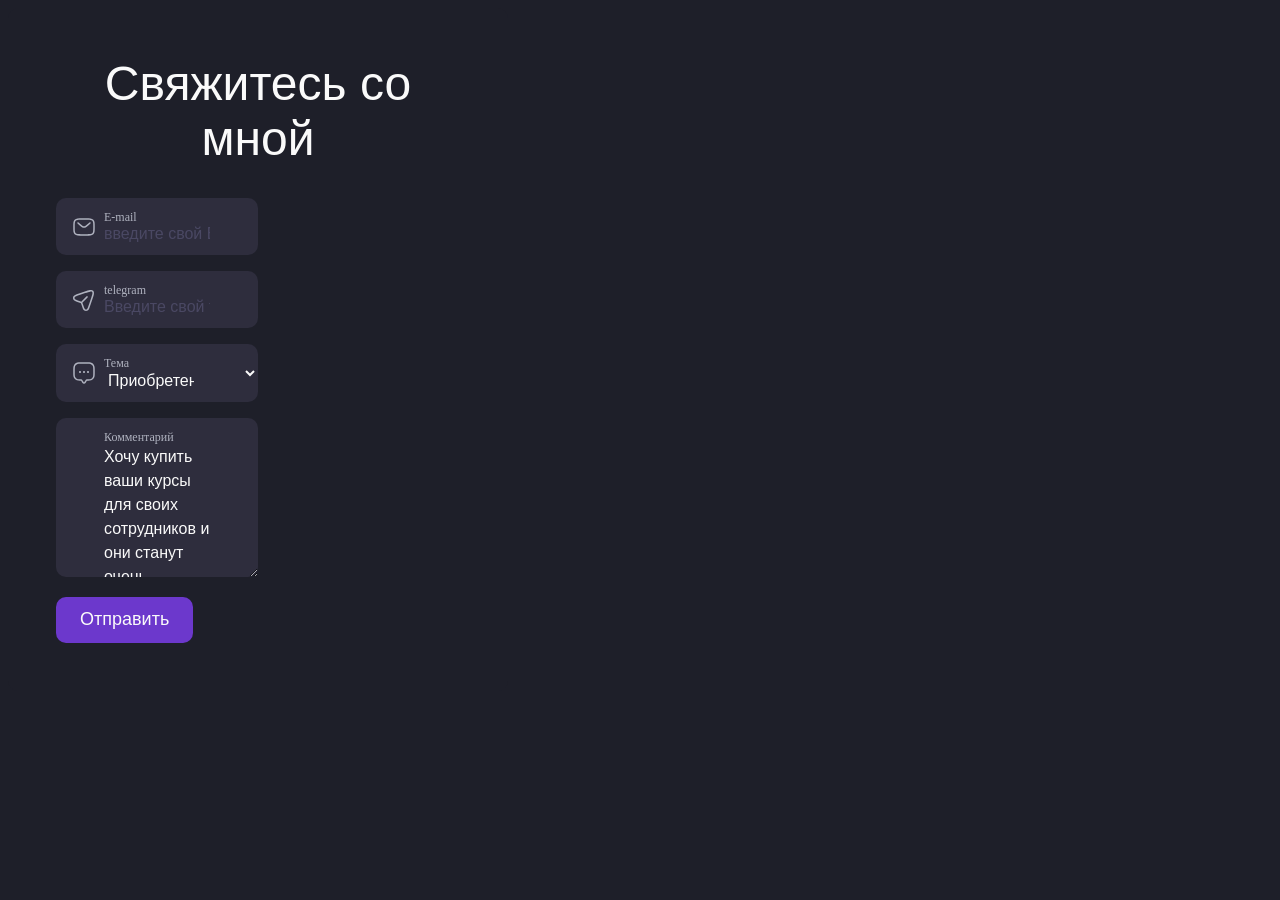
<file: PurpleForm/PurpleForm.html>
<!doctype html>
<html lang="en">
  <head>
    <meta charset="UTF-8" />
    <meta name="viewport" content="width=device-width, initial-scale=1.0" />
    <title>PurpleForm</title>
    <link rel="stylesheet" href="./style.css" />
  </head>
  <body>
    <main>
      <h1>Свяжитесь со мной</h1>
      <form action="#">
        <div class="field">
          <img src="./images/message.svg" alt="Иконка сообщения">
          <label for="email">E-mail</label>
          <label for="email"></label>
          <input
            type="email"
            id="email"
            name="email"
          placeholder="введите свой E-mail"
            required
          />
        </div>
        <div class="field">
          <img src="./images/telegram.svg" alt="Иконка сообщения">
          <label for="telegram">telegram</label>
          <input
            type="text"
            name="telegram"
            id="telegram"
            placeholder="Введите свой телеграмм"
            required
          />
        </div>
        <div class="field">
          <img src="./images/topic.svg" alt="Иконка сообщения">
          <label for="topic">Тема</label>
          <select name="topic" id="topic" required>
            <optgroup label="Выберете тему">
              <option value="1" selected>Приобретение курсов</option>
              <option value="2">Обратная связь</option>
            </optgroup>
          </select>
        </div>
        <div class="field">
          <label for="comment">Комментарий</label>
          <textarea
            cols="76"
            rows="5"
            name="comment"
            id="comment"
            placeholder="Введите текст"
          >
Хочу купить ваши курсы для своих сотрудников и они станут очень умными. Направьте, пожалуйста, свои реквизиты для выставления счета. Хочу купить ваши курсы для своих сотрудников и они станут очень умными. Направьте, пожалуйста, свои реквизиты для выставления счета.</textarea
          >
        </div>

        <button type="submit">Отправить</button>
      </form>
    </main>
  </body>
</html>
</file>
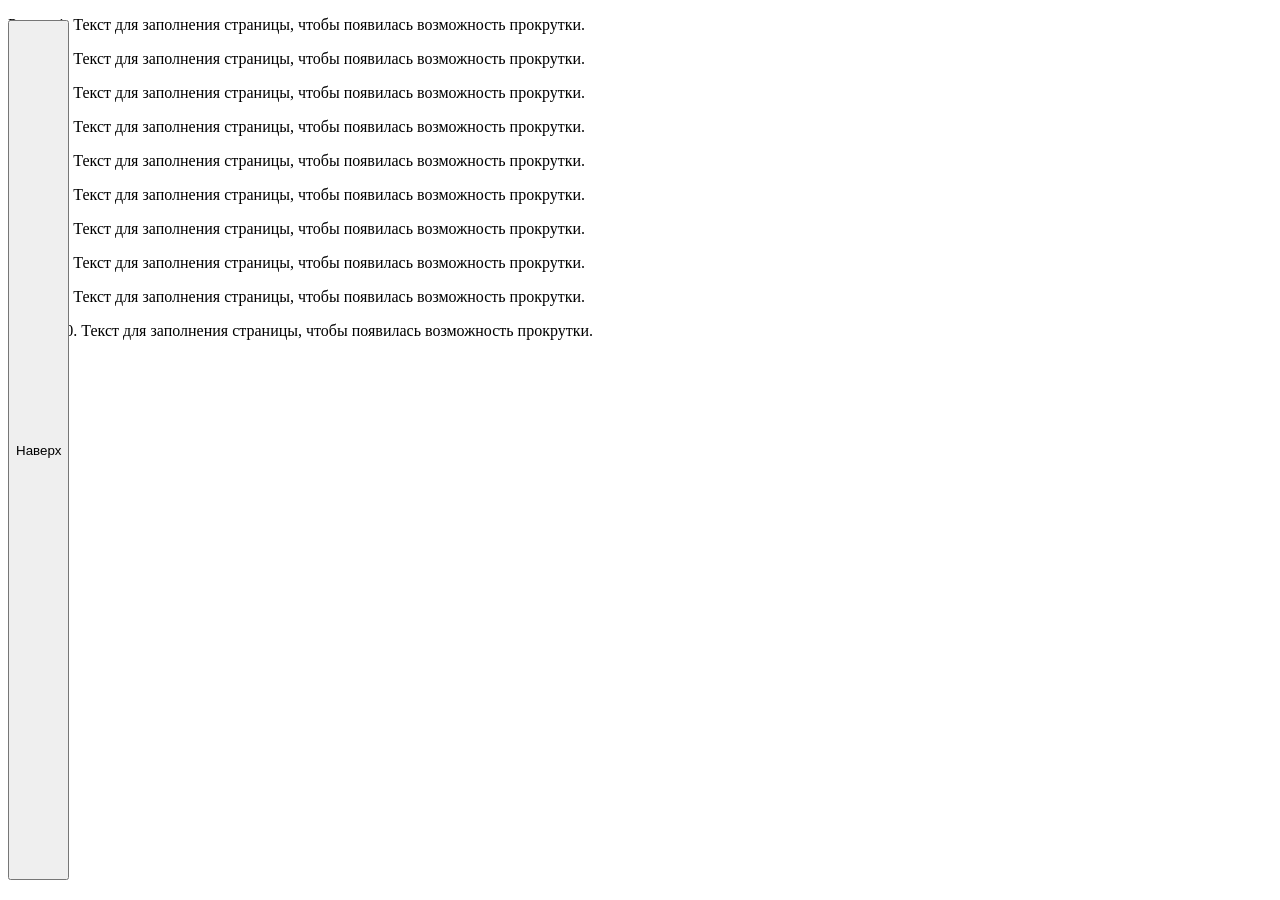
<file: Tasks/tasks.html>
<!doctype html>
<html lang="ru">
  <head>
    <meta charset="UTF-8" />
    <title>Закреплённая кнопка</title>
    <style>
      /* **Описание**: Создайте кнопку, которая должна оставаться в одном и том же месте окна браузера (в правом нижнем углу) независимо от прокрутки страницы. */
      /* **Входные данные**: HTML-документ с блоком текста (для создания прокручиваемой страницы) и кнопкой с классом "scroll-button", расположенной после текстового блока. */
      /* **Выходные данные**: При прокрутке страницы вниз или вверх кнопка должна оставаться видимой в правом нижнем углу окна браузера, не смещаясь вместе с содержимым страницы. */
      /* **Ограничения**: */
      /* - Нельзя использовать JavaScript. */
      /* - Нельзя изменять HTML-структуру документа. */
      /* - Нельзя менять текст внутри кнопки. */
      /* - Кнопка должна оставаться видимой при любой прокрутке страницы (не исчезать и не уезжать за пределы экрана). */
      /* - Расстояние от кнопки до правого и нижнего края окна должно быть заметным (не менее 10px), но конкретное значение выбирайте самостоятельно. */
      /* **Примеры**: */
      /* Исходное поведение (без стилей): Кнопка находится в потоке документа и прокручивается вместе с текстом — при скролле вниз кнопка уходит из видимой области. */
      /* Результат после применения стилей: При прокрутке страницы в любом направлении кнопка остаётся на месте в правом нижнем углу окна браузера. */

      .scroll-button {
        /* Ваш код здесь */
        position: fixed;
        top: 20px;
        bottom: 20px;
      }
    </style>
  </head>
  <body>
    <div class="content">
      <p>
        Раздел 1. Текст для заполнения страницы, чтобы появилась возможность
        прокрутки.
      </p>
      <p>
        Раздел 2. Текст для заполнения страницы, чтобы появилась возможность
        прокрутки.
      </p>
      <p>
        Раздел 3. Текст для заполнения страницы, чтобы появилась возможность
        прокрутки.
      </p>
      <p>
        Раздел 4. Текст для заполнения страницы, чтобы появилась возможность
        прокрутки.
      </p>
      <p>
        Раздел 5. Текст для заполнения страницы, чтобы появилась возможность
        прокрутки.
      </p>
      <p>
        Раздел 6. Текст для заполнения страницы, чтобы появилась возможность
        прокрутки.
      </p>
      <p>
        Раздел 7. Текст для заполнения страницы, чтобы появилась возможность
        прокрутки.
      </p>
      <p>
        Раздел 8. Текст для заполнения страницы, чтобы появилась возможность
        прокрутки.
      </p>
      <p>
        Раздел 9. Текст для заполнения страницы, чтобы появилась возможность
        прокрутки.
      </p>
      <p>
        Раздел 10. Текст для заполнения страницы, чтобы появилась возможность
        прокрутки.
      </p>
    </div>
    <button class="scroll-button">Наверх</button>
  </body>
</html>
</file>
<file: Miro/styles/style.css>
* {
  box-sizing: border-box;
}
/* 
@font-face {
  font-family: "Roboto";
  src: url(../fonts/Roboto_Condensed-Regular.ttf);
} */

body {
  font-family: "Roboto", sans-serif;
  margin: 0;
}

h1 {
  margin: 0 0 17px 0;
  /* text-align: center;  Используется специально для текста */
}

h1,
h2 {
  /* font-size: calc(min(4vw, 10rem), 300px, max(20vw, 40rem)); */
  font-size: 48px;
  line-height: 56px;
  font-weight: 400;
  /* font-size: 4vh; */
}

nav {
  padding: 33px 55px;
  border-bottom: 1px solid #f0f0f0;
  margin-bottom: 60px;
}
.heroImage img {
  max-width: 100%;
  height: auto;
}

nav ul {
  list-style: none;
  padding: 0px;
  margin: 0px;
  display: flex;
  flex-direction: row;
  gap: 34px;
}
nav ul li:last-child {
  margin-left: -16px;
}

.heroRow {
  display: flex;
  gap: 16px;
  align-items: center;
  margin: 0 0 210px 0;
}

#hero .wrapper {
  display: flex;
  max-width: 1200px;
  justify-content: space-between;
  margin: 0 auto;
}

p {
  font-weight: 400;
  font-size: 18px;
  line-height: 24px;
  /* margin-top: 8px;
  margin-bottom: 0px; */
}

#collab .collabWrapper {
  display: flex;
  justify-content: space-around;
  margin: 0px 0px 200px 0px;
}

.collabcontent{
  margin: 0px 0px 90px 0px;
}


footer {
  background-color: #050038;
  padding: 47px 40px;
}

footer .wrapperFooter {
  margin: 0 auto;
}

.copyraight {
  display: flex;
  justify-content: space-around;
}
.footer-link {
  display: flex;
}

.wrapperFooter {
  display: flex;
  justify-content: left;
  gap: 20px;
}

.footer-links {
  display: flex;
  gap: 15px;
}

footer a {
  color: white;
  text-decoration: none;
}

footer div {
  color: white;
}

.link {
  color: #4262ff;
  text-decoration: underline;
  line-height: 24px;
  font-size: 18px;
  font-weight: 400;
}

.link:hover {
  /*Это означает что этот линк будет наведен*/
  color: #122db6;
}

.heroForm input {
  height: 38px;
  border-radius: 32px;
  border: 1px solid #9b99af;
  padding: 5px 10px;
}

.heroForm {
  display: flex;
  flex-direction: column;
  gap: 10px;
}
.heroForm button {
  height: 48px;
  border: 1px solid #4262ff;
  border-radius: 32px;
  padding: 10px 20px;
}

.heroForm input:focus {
  background-color: aliceblue;
}

.heroText {
  color: #050038;
  margin: 0 0 55px 0;
}

.collabText {
  color: rgba(5, 0, 56, 0.6);
  margin: 0 0 40px 0;
  /* text-align: justify; */
}

header a {
  font-weight: 400;
  font-size: 16px;
  line-height: 24px;
  text-decoration: none;
  color: #050038;
}

.heroForm + p {
  font-size: 14px;
  font-weight: 400;
  line-height: 20px;
  color: #050038;
  margin: 8px 0px 52px 0px;
}

.teamList li::marker {
  list-style: none;
  content: url(../images/check.svg);
}

#team .wrapperTeam {
  display: flex;
  justify-content: space-between;
  margin: 0 auto;
  max-width: 1200px;
}

.teamButton {
  border: 1px solid #f2f2f2;
  border-radius: 24px;
  width: 124px;
  height: 48px;
  text-align: center;
  color: #050038;
  margin-right: 8px;
  background-color: white;
}

.teamButton:first-of-type {
  margin: 0px 0px 0px 70px;
}

.teamTitle {
  margin: 0px 0px 34px 70px;
}

#team a.teamLink {
  display: block;
  margin-bottom: 70px;
  margin-left: 22px;
}

.teamTitleButtons {
  margin-bottom: 20px;
  max-width: 1200px;
  margin: 0 auto 40px auto;
}

.designButton:hover {
  background-color: #f1f3fd;
}

.product {
  width: 202px;
}

.teamImage {
  margin-bottom: 43px;
}

.teamImage img {
  width: 100%;
  height: auto;
}

.teamList {
  margin-bottom: 32px;
  color: #05003899;
  font-size: 18px;
  line-height: 24px;
  letter-spacing: 0%;
}

.teamSubtext {
  margin: 0 0 0 25px;
  color: #05003899;
  font-size: 18px;
}

#heroButton {
  background-color: #4262ff;
  color: #ffffff;
}

#heroButton:hover {
  background-color: #122db6;
}
#heroButton:active {
  background-color: #071766;
}
#integrations .integrationWrapper {
  display: flex;
  align-items: center;
  justify-content: space-between;
  max-width: 1200px;
  margin: 0px 0px 94px 0px;
  gap: 40px;
}

.integrationContent h2{
display: block;
margin: 0px 0px 19px 0px;

}



.integrationImage {
  margin-bottom: 94px;
  margin-left: 120px;
}

.integrationsText {
  font-size: 18px;
  color: #05003899;
  line-height: 24px;
  letter-spacing: 0%;
}
</file>
<file: PurpleSchool/styles/global.css>
:root {
  --color-primary: #6c38cc;
  --color-primary-hover: #5b2bb2;
  --space-10: 10px;
  --color-secondary: #e47ad5;
  --color-text: #fafafa;
  --color-link-hover: #afb2bf;
  --color-bg: #16171d;
  --color-bg-medium: #1e1f29;
  --color-bg-light: #2e2d3d;
  --color-stroke: #4d5064;
  --border-8: 8px;
  --border-10: 10px;
  --border-17: 17px;
  /* --color-base: #fafafa;
  --color-btn: #6C38CC; */
  --layout-width: 1172px;
  --gradient: linear-gradient(
    93.33deg,
    #d77be6 9.26%,
    #be63e6 42.32%,
    #6c38cc 104.58%
  );

  --color-footer: #101114;
}

html {
  -webkit-font-smoothing: antialiased;
  -moz-box-smoothing: grayscale;
  text-rendering: optimizeLegibility;
}

* {
  box-sizing: border-box;
}

body {
  background-color: var(--color-bg);
  margin: 0;
  font-family: "Fira Sans", sans-serif;
  font-style: normal;
  font-weight: 400;
}

a {
  text-decoration: none;
}
</file>
<file: PurpleSchool/styles/footer.css>
.footer {
  background-color: var(--color-footer);
}

.footer__wrapper {
  max-width: var(--layout-width);
  margin: 0 auto;
  padding: 60px 24px 100px;
}

.footer__social {
  display: flex;
  justify-content: space-between;
  margin-bottom: 36px;
  gap: 24px;
}

.footer__menu {
  display: flex;
  gap: 24px 80px;
  margin-bottom: 48px;
}

.footer__menu-header {
  font-weight: 400;
  font-size: 16px;
  line-height: 120%;
  color: var(--color-secondary);
}

.menu-small {
  list-style: none;
  padding: 0;
  color: var(--color-link-hover);
  margin-bottom: 12px;
}

.menu-small__item {
  font-weight: 400;
  line-height: 120%;
  font-size: 18px;
  color: var(--color-link-hover);
  margin-bottom: 12px;
}

.menu-small__item a {
  color: var(--color-text);
  margin-bottom: 12px;
}

.menu-small__item a:hover {
  color: var(--color-link-hover);
}

.footer__copywrite {
  font-weight: 400;
  font-size: 16px;
  line-height: 150%;
  color: var(--color-link-hover);
}

@media (max-width: 860px) {
  .footer__menu {
    flex-direction: column;
    margin-bottom: 24px;
  }
}

@media (max-width: 640px) {
  .footer__social {
    flex-direction: column;
  }
}
</file>
<file: PurpleSchool/styles/header.css>
.header {
  background-color: var(--color-bg-medium);
}

.header__wrapper {
  max-width: var(--layout-width);
  margin: 0 auto;
  display: flex;
  justify-content: space-between;
  align-items: center;
  padding: 40px 24px;
}

.header__login {
  display: flex;
  gap: 8px;
  align-items: center;
  font-size: 18px;
  line-height: 120%;
  color: var(--color-text);
  cursor: pointer;
}

.header__login:hover {
  color: var(--color-link-hover);
}

.header__mobile-menu-button {
  display: none;
  background: none;
  border: none;
  cursor: pointer;
}

@media (max-width: 960px) {
  /* .header__logo {
    max-width: 174px;
  } */
  .header__login {
    display: none;
  }
  .header__mobile-menu-button {
    display: block;
  }
}

@media (max-width: 640px) {
  .header__wrapper {
    padding: 30px 24px;
  }
}

@media (max-width: 480px) {
  .header__logo {
    max-width: 174px;
  }
}

/*menu*/

.menu {
  list-style: none;
  display: flex;
  /* flex-direction: row; */
  gap: 40px;
  margin: 0 auto;
}

.menu__item a {
  font-size: 18px;
  line-height: 120%;
  color: var(--color-text);
}

.menu__item:hover a {
  color: var(--color-link-hover);
}

.menu__item_active {
  border: 1px solid var(--color-link-hover);

  border-radius: var(--border-8);
}

.menu__item {
  padding: 8px 16px;
}

@media (max-width: 960px) {
  .menu {
    display: none;
  }
}
</file>
<file: PurpleSchool/styles/components.css>
/* Section */

.section_light {
  background-color: var(--color-bg-medium);
}

.section__wrapper {
  max-width: var(--layout-width);
  margin: 0 auto;
  padding: 100px 24px;
}

/* Button */
.button {
  padding: 16px 32px;
  color: var(--color-text);
  background: none;
  border: none;
  font-weight: 400;
  font-size: 18px;
  line-height: 120%;
  border-radius: var(--border-10);
  cursor: pointer;
  display: inline-block;
  text-align: center;
}

.button_primary {
  background: var(--color-primary);
}

.button_primary:hover {
  background: var(--color-primary-hover);
}

.button_ghost {
  border: 1px solid var(--color-stroke);
}

.button_ghost:hover {
  background: var(--color-bg-light);
}

@media (max-width: 480px) {
  .button {
    padding: 12px 32px;
  }
}

/*Social*/
.social-icons {
  display: flex;
  gap: 24px;
  align-items: center;
}

.social-icons__icon {
  border: 1px solid var(--color-stroke);
  border-radius: var(--border-8);
  text-decoration: none;
  padding: 11px;
  width: 48px;
  height: 48px;
}

.social-icons__icon:hover {
  background-color: var(--color-bg-medium);
}

/*Headling*/

.headling {
  margin-bottom: 32px;
}

.headling__top {
  font-weight: 400;
  font-size: 18px;
  line-height: 120%;
  color: var(--color-secondary);
}

.headling__buttom {
  font-weight: 400;
  font-size: 46px;
  line-height: 122%;
  color: var(--color-text);
  margin: 0 0 32px 0;
}

@media (max-width: 860px) {
  .headling__buttom {
    font-weight: 400;
    font-size: 34px;
    line-height: 120%;
  }
}

/*Paragraph*/

.paragraph {
  font-size: 18px;
  font-weight: 400;
  line-height: 120%;
  color: var(--color-text);
  max-width: 787px;
}

.paragraph__32 {
  margin-bottom: 32px;
}

/*Card  */

.card {
  background-color: var(--color-bg-medium);
  border-radius: var(--border-10);
}

.card_light {
  background: var(--color-bg-light);
}

.card_32 {
  padding: 32px;
}

.card_48x24 {
  padding: 48px 24px;
}

.card_24x32 {
  padding: 24px 32px;
}

/* post wrapper*/

.post-wrapper {
  margin-top: 48px;
  display: flex;
  flex-direction: column;
  gap: 36px;
  margin-bottom: 48px;
}

/*post*/

.post {
  display: flex;
  justify-content: space-between;
  gap: 32px;
}

.post__button a {
  display: block;
}

.post__stats {
  display: flex;
  gap: 32px;
}

.post__stat {
  display: flex;
  align-items: center;
  gap: 4px;
  color: var(--color-link-hover);
  font-weight: 400;
  font-size: 16px;
  line-height: 120%;
}

.post__content {
  display: flex;
  flex-direction: column;
  gap: 12px;
}

.post__header {
  font-weight: 700;
  font-size: 24px;
  line-height: 120%;
  color: var(--color-text);
  margin: 0;
}

.post__description {
  font-weight: 400;
  font-size: 16px;
  line-height: 150%;
  color: var(--color-text);
}

@media (max-width: 860px) {
  .post {
    flex-direction: column;
  }
  .post__header {
    font-size: 21px;
  }
}

/* chip*/
.chip {
  color: var(--color-text);
  border: 1px solid var(--color-stroke);
  font-weight: 400;
  line-height: 120%;
  font-size: 18px;
  padding: 8px 16px;
  border-radius: var(--border-10);
  background: none;
  cursor: pointer;
  white-space: nowrap;
}

.chip:hover {
  background: var(--color-bg-medium);
}

.chip_active {
  background-color: var(--color-primary);
  border: none;
}

.chip_active:hover {
  background: var(--color-primary-hover);
}

/* Course Card */

.course-card {
  background: var(--color-bg-medium);
  border-radius: var(--border-10);
  color: var(--color-text);
}

.course-card__tags {
  display: flex;
  gap: 12px;
}

.course-card__cover img {
  border-radius: var(--border-10) var(--border-10) 0 0;
  width: 100%;
}

.course-card__title {
  font-weight: 700;
  font-size: 24px;
  line-height: 120%;
  margin-bottom: 4px;
}

.course-card__author {
  font-weight: 400;
  font-size: 18px;
  line-height: 120%;
  color: var(--color-link-hover);
}

.course-card__body {
  padding: 24px;
  display: flex;
  gap: 16px;
  flex-direction: column;
}

.course-card__footer {
  background: var(--color-bg-light);
  display: grid;
  padding: 24px;
  grid-template-columns: 1fr auto;
  align-items: center;
  font-weight: 700;
  font-size: 22px;
  line-height: 120%;
  border-radius: 0 0 var(--border-10) var(--border-10);
}

/* Tag */
.tag {
  font-weight: 400;
  font-size: 16px;
  line-height: 120%;
  color: var(--color-text);
  border: 1px solid var(--color-stroke);
  border-radius: var(--border-17);
  padding: 6px 12px;
  display: flex;
  align-items: center;
  gap: 4px;
}
</file>
<file: PurpleSchool/styles/page.css>
.hero {
  max-width: var(--layout-width);
  margin: 0 auto;
  display: flex;
  justify-content: space-between;
  align-items: center;
  padding: 40px 24px;
}

.hero__left {
  display: flex;
  flex-direction: column;
  gap: 32px;
}

.hero__h1 {
  margin: 0;
  font-weight: 700;
  font-size: 54px;
  line-height: 100%;
  color: var(--color-text);
}

.hero__h1_gradient {
  background: var(--gradient);
  -webkit-background-clip: text;
  -webkit-text-fill-color: transparent;
  background-clip: text;
  text-fill-color: transparent;
}

.hero__cta {
  display: flex;
  gap: 32px;
}

.button-more {
  text-align: center;
}

.chip_wrapper {
  display: flex;
  gap: 24px;
  margin-bottom: 32px;
  /* overflow: hidden; */
  overflow: scroll;
  margin-right: -24px;
  margin-left: -24px;
  padding-left: 24px;
  scrollbar-width: none;
}

/* .chip_wrapper::-webkit-scrollbar{
  display: none;
} */

.courses_wrapper {
  display: grid;
  grid-template-columns: repeat(auto-fit, minmax(300px, 1fr));
  gap: 70px;
}

.trust-wrapper {
  display: grid;
  grid-template-columns: [start] repeat(3, 1fr) [end];
  gap: 0 75px;
}

.trust-wrapper__stat {
  display: flex;
  flex-direction: column;
  gap: 16px;
  align-items: center;
  margin-bottom: 70px;
}

.trust-wrapper__num {
  font-size: 46px;

  font-weight: 700;
  line-height: 120%;
  background: var(--gradient);
  background-clip: text;
  -webkit-background-clip: text;
  -webkit-text-fill-color: transparent;
}

.trust-wrapper__desc {
  font-size: 18px;
  font-style: normal;
  font-weight: 400;
  line-height: 120%;
  color: var(--color-text);
}

.trust-wrapper__top {
  grid-column: start / end;
  /* display: grid; */
}

.trust-wrapper__h3 {
  grid-column: start / end;
  font-size: 36px;
  color: var(--color-text);
  font-weight: 400;
  line-height: 120%;
}

.trust-wrapper-rate {
  font-size: 54px;
  color: var(--color-text);
  font-weight: 400;
  line-height: 120%;
}

.trust-wrapper__rating {
  display: flex;
  align-items: center;
  gap: 24px;
  margin-bottom: 70px;
  

border-radius: var(--border-10);
}

@media (max-width: 1200px) {
  .hero {
    flex-direction: column;
  }
  /* .courses_wrapper {
    grid-template-columns: repeat(2, 1fr);
  } */

  .hero__cta {
    justify-content: center;
  }

  .trust-wrapper {
    grid-template-columns: [start] repeat(2, 1fr) [end];
  }
}

@media (max-width: 640px) {
  .hero__h1 {
    font-size: 30px;
    line-height: 120%;
  }
  /* .courses_wrapper {
    grid-template-columns: 1fr;
  } */

  .hero__right {
    width: 100%;
  }
  .hero {
    padding: 0px 24px;
  }
  .trust-wrapper {
    grid-template-columns: [start] 1fr [end];
  }
}

@media (max-width: 480px) {
  .hero__cta {
    gap: 16px;
  }
}
</file>
<file: FlexBox/FlexBoxStyles/style.css>
* {
  box-sizing: border-box;
}

body {
  background: #1c1b21;
  color: #fafafa;
  font-size: 55px;
  font-family: "Fira Sans", sans-serif;
}

.container {
  border: 10px solid #6c38cc;
  display: flex;
  flex-wrap: wrap;
  /* gap: 20px 20px; */
  flex-direction: column;
  height: 200vh;
}

.item {
  background: #232228;
  border: 1px solid #6c38cc;
  text-align: center;
  padding: 10px;
  /* flex: 0 1 calc(100% / 3 - 20px * 2 / 3); */
}

.item0 {
  margin-top: auto; /*Пример работы при flex-direction column*/
}

/* 
.item4 {
  flex-grow: 15;
} */

/* flex: 1 1 300px; */
/*flex-grow: 1; flex-shrink: 1; flex-basic: 300px */
/* flex-grow: 1;
  flex-basic: 300px;
  flex-shrink: 1; */

/* align-content: flex-end; */
/*space-between Равномерно распределяет все элементы по ширине flex-блока.Первый элемент вначале, последний в конце*/
/*space-around: Равномерно распределяет все элементы по ширине flex-блока. Все элементы имеют полноразмерное пространство с обоих концов */
/*space-evenly: Равномерно распределяет все элементы по ширине flex-блока. Все элементы имеют равное пространство вокруг*/
/*justify-content: stretch; /* Равномерно распределяет все элементы по ширине flex-блока. Все элементы имеют "авто-размер", чтобы соответствовать контейнеру */
/* justify-content: center;
  align-content: center; */

/* flex-grow: 1; Занимает всю свободную часть чтобы не было пустого места */
</file>
<file: Grid/styles/index.css>
:root {
  --color-primary: #6c38cc;
  --color-primary-hover: #5b2bb2;
  --space-10: 10px;
  --color-secondary: #e47ad5;
  --color-text: #fafafa;
  --color-link-hover: #afb2bf;
  --color-bg: #16171d;
  --color-bg-medium: #1e1f29;
  --color-bg-light: #2e2d3d;
  --color-stroke: #4d5064;
  --border-8: 8px;
  --border-10: 10px;
  /* --color-base: #fafafa;
  --color-btn: #6C38CC; */
  --layout-width: 1172px;
  --gradient: linear-gradient(
    93.33deg,
    #d77be6 9.26%,
    #be63e6 42.32%,
    #6c38cc 104.58%
  );

  --color-footer: #101114;
}

html {
  -webkit-font-smoothing: antialiased;
  -moz-box-smoothing: grayscale;
  text-rendering: optimizeLegibility;
}

* {
  box-sizing: border-box;
}

body {
  background-color: var(--color-bg);
  margin: 30px;
  font-family: "Fira Sans", sans-serif;
  font-style: normal;
  font-weight: 400;
}

.item {
  color: var(--color-text);
  font-size: 24px;
  font-weight: 700;
  border: 2px solid var(--color-primary);
  text-align: center;
  padding: 15px;
}

.wrapper {
  display: grid; /*fr можно подрузомевать как часть*/
  grid-template-columns: repeat(4, 1fr);
  grid-template-rows: repeat(3, 1fr);
  grid-template-areas:
    "🔥 🔥 🔥 🔥"
    "sidebar content content content"
    "footer footer footer footer";
}

.header {
  grid-area: 🔥;
}

.sidebar {
  grid-area: sidebar;
}

.content {
  grid-area: content;
}

.footer {
  grid-area: footer;
}
@media (max-width: 900px) {
  .wrapper {
    grid-template-areas:
      "🔥 🔥 🔥 🔥"
      "content content sidebar sidebar "
      "footer footer footer footer";
  }
}

@media (max-width: 500px) {
  .wrapper {
    grid-template-columns: 1fr;
    grid-template-areas:
      "🔥"
      "content"
      "sidebar"
      "footer";
  }
}
</file>
<file: Miro/style.css>
main {
  background-color: #1e1f29;
}

h1 {
  color: #fafafa;
  font-size: 36px;
  font-weight: bold;
  font-family: 'Franklin Gothic Medium', Arial, sans-serif ;
}

input,
textarea,
select {
  background: #2e2d3d;
  color: #fafafa;
  /* line-height:;   Используется для для задания высоты строки и межстрочного интервала (интерлиньяжа)*/
  line-height: 150%;
  /* font-weight: ;  используется для задания толщины (насыщенности) линий символов текста*/
  /* font-style: ; */
}

label {
  color: #afb2bf;
}

button {
  color: #fafafa;
  background-color: #6c38cc;
}
</file>
<file: PurpleForm/style.css>
/* main {
  background-color: #1e1f29;
} */

body {
  background-color: #1e1f29;
}

* {
  box-sizing: border-box;
}

main {
  border-radius: 10px;
  background-color: #1e1f29;
  padding: 48px;
  max-width: 500px;
  min-width: 375px;
}

h1 {
  color: #fafafa;
  font-size: 48px;
  font-weight: 400;
  font-family: sans-serif;
  text-align: center;
  margin: 0 0 32px 0;
}

input,
textarea,
select {
  background: #2e2d3d;
  color: #fafafa;
  /* line-height:;   Используется для для задания высоты строки и межстрочного интервала (интерлиньяжа)*/
  line-height: 150%;
  /* font-weight: ;  используется для задания толщины (насыщенности) линий символов текста*/
  /* font-style: ; */
  font-weight: 400;
  font-size: 16px;
  font-family: sans-serif;
  padding: 27px 48px 12px;
  border: none;
  border-radius: 10px;
  width: 50%;
  height: 50%;
}

.field {
  margin-bottom: 16px;
  position: relative;
}

input::placeholder,
textarea::placeholder,
select::placeholder {
  color: #4a4863;
  font-size: 16px;
}

label {
  position: absolute;
  /* color: #afb2bf; */
  top: 12px;
  left: 48px;
  font-weight: 400;
  font-size: 12px;
  line-height: 120%;
  color: #afb2bf;
}

button {
  color: #fafafa;
  background-color: #6c38cc;
  border: none;
  border-radius: 10px;
  padding: 12px 24px;
  text-align: center;
  font-size: 18px;
  line-height: 120%;
  font-weight: 400;
}

.field img {
  position: absolute;
  top: 17px;
  left: 16px;
}


/*Em  при font-size: 
1. 1em - это величина  шрифта родителя
2. 3em - в 3 раза больше значения

Для других значение - рассчитанная величина шрифт самого элемента. */
/* input#email {
  background-image: url(./images/message.svg);
  background-repeat: no-repeat;
}

#email {
  border: none;
  border-radius: 10px;
  width: 250px;
  height: 58px;
  font-size: 12px;
}

#telegram {
  border: none;
  border-radius: 10px;
  width: 250px;
  height: 58px;
  font-size: 12px;
}
input#telegram {
  background-image: url(./images/telegram.svg);
  background-repeat: no-repeat;
} */

/* 
input[type="email"]{
  background: red;
} 
  
absolute ищет ближайшего родителя, у которого position НЕ static 
(то есть relative, absolute, fixed или sticky). 
Если нашёл — позиционируется от него. Если нет — от всей страницы.

.field — это родитель. У него position: relative. Значит, 
он говорит своим детям: «Эй, если вы absolute — считайте координаты от МЕНЯ, 
а не от всей страницы!»*/
</file>
